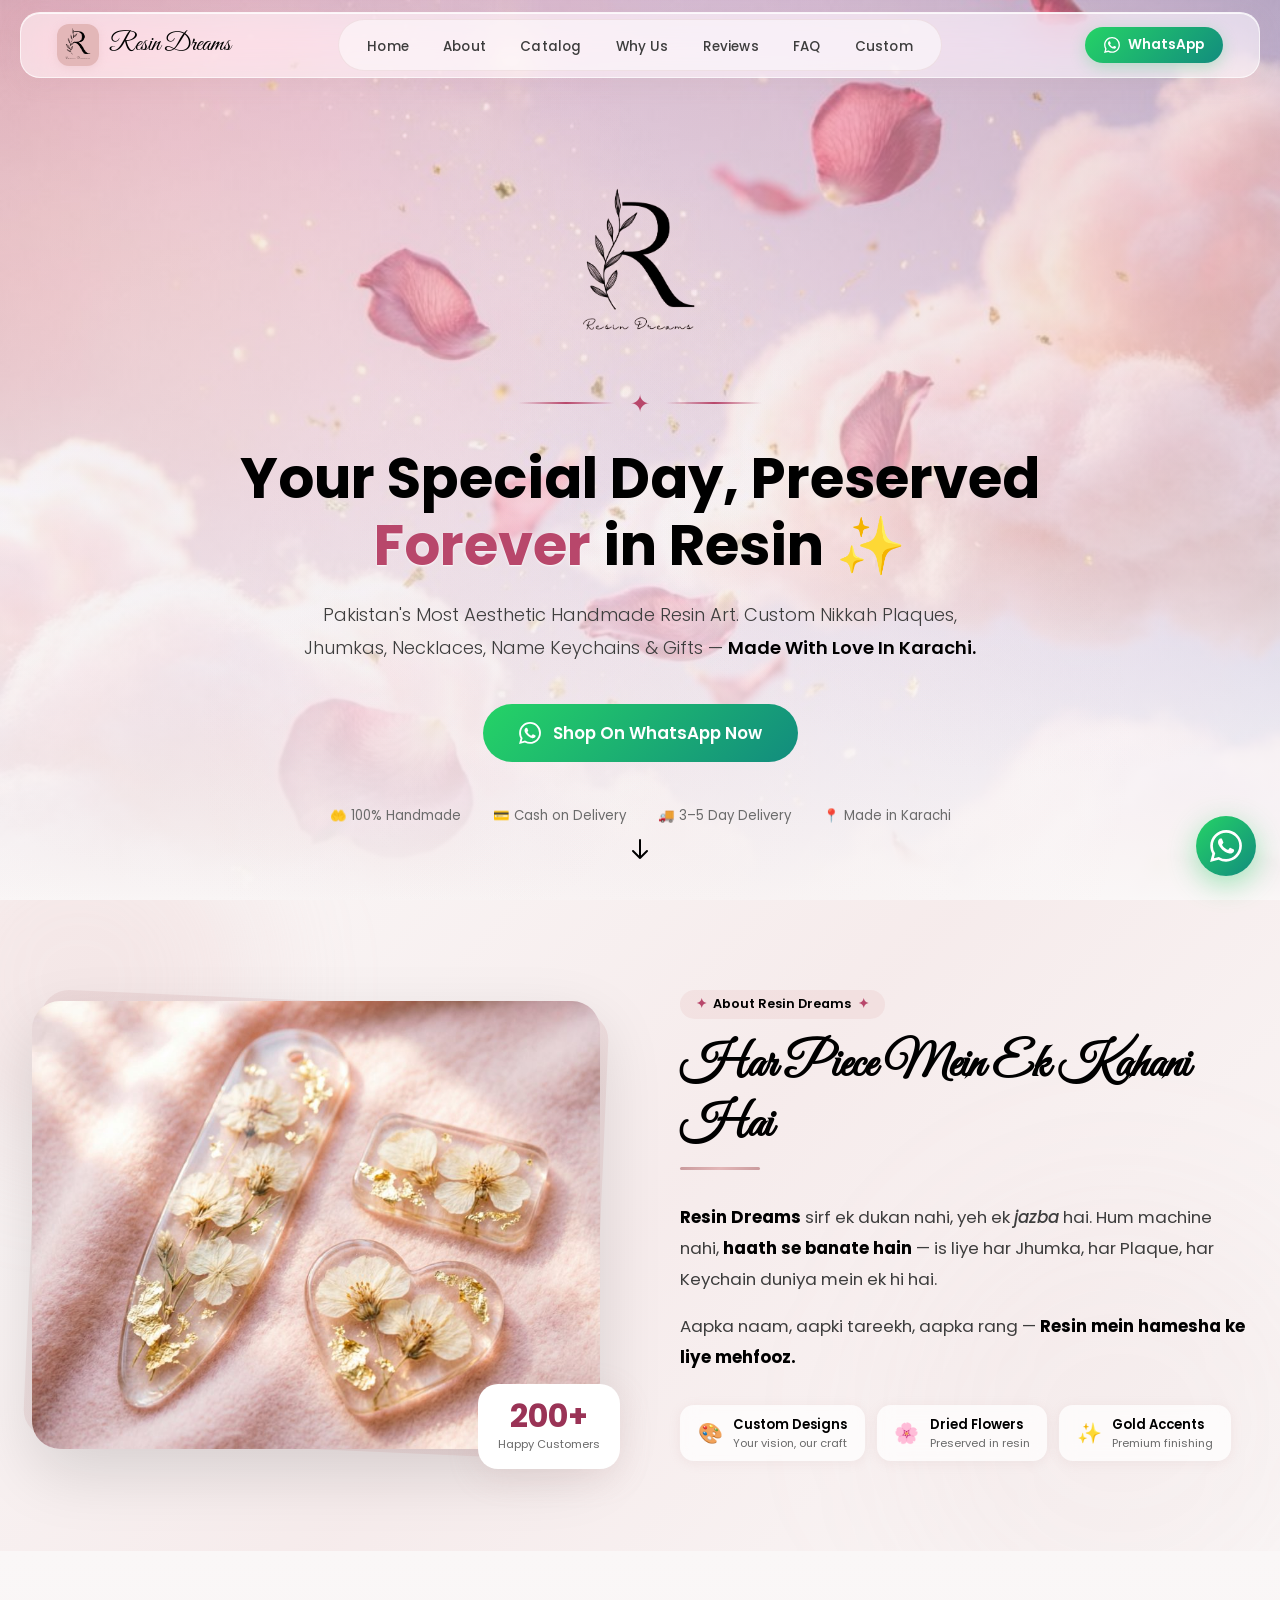
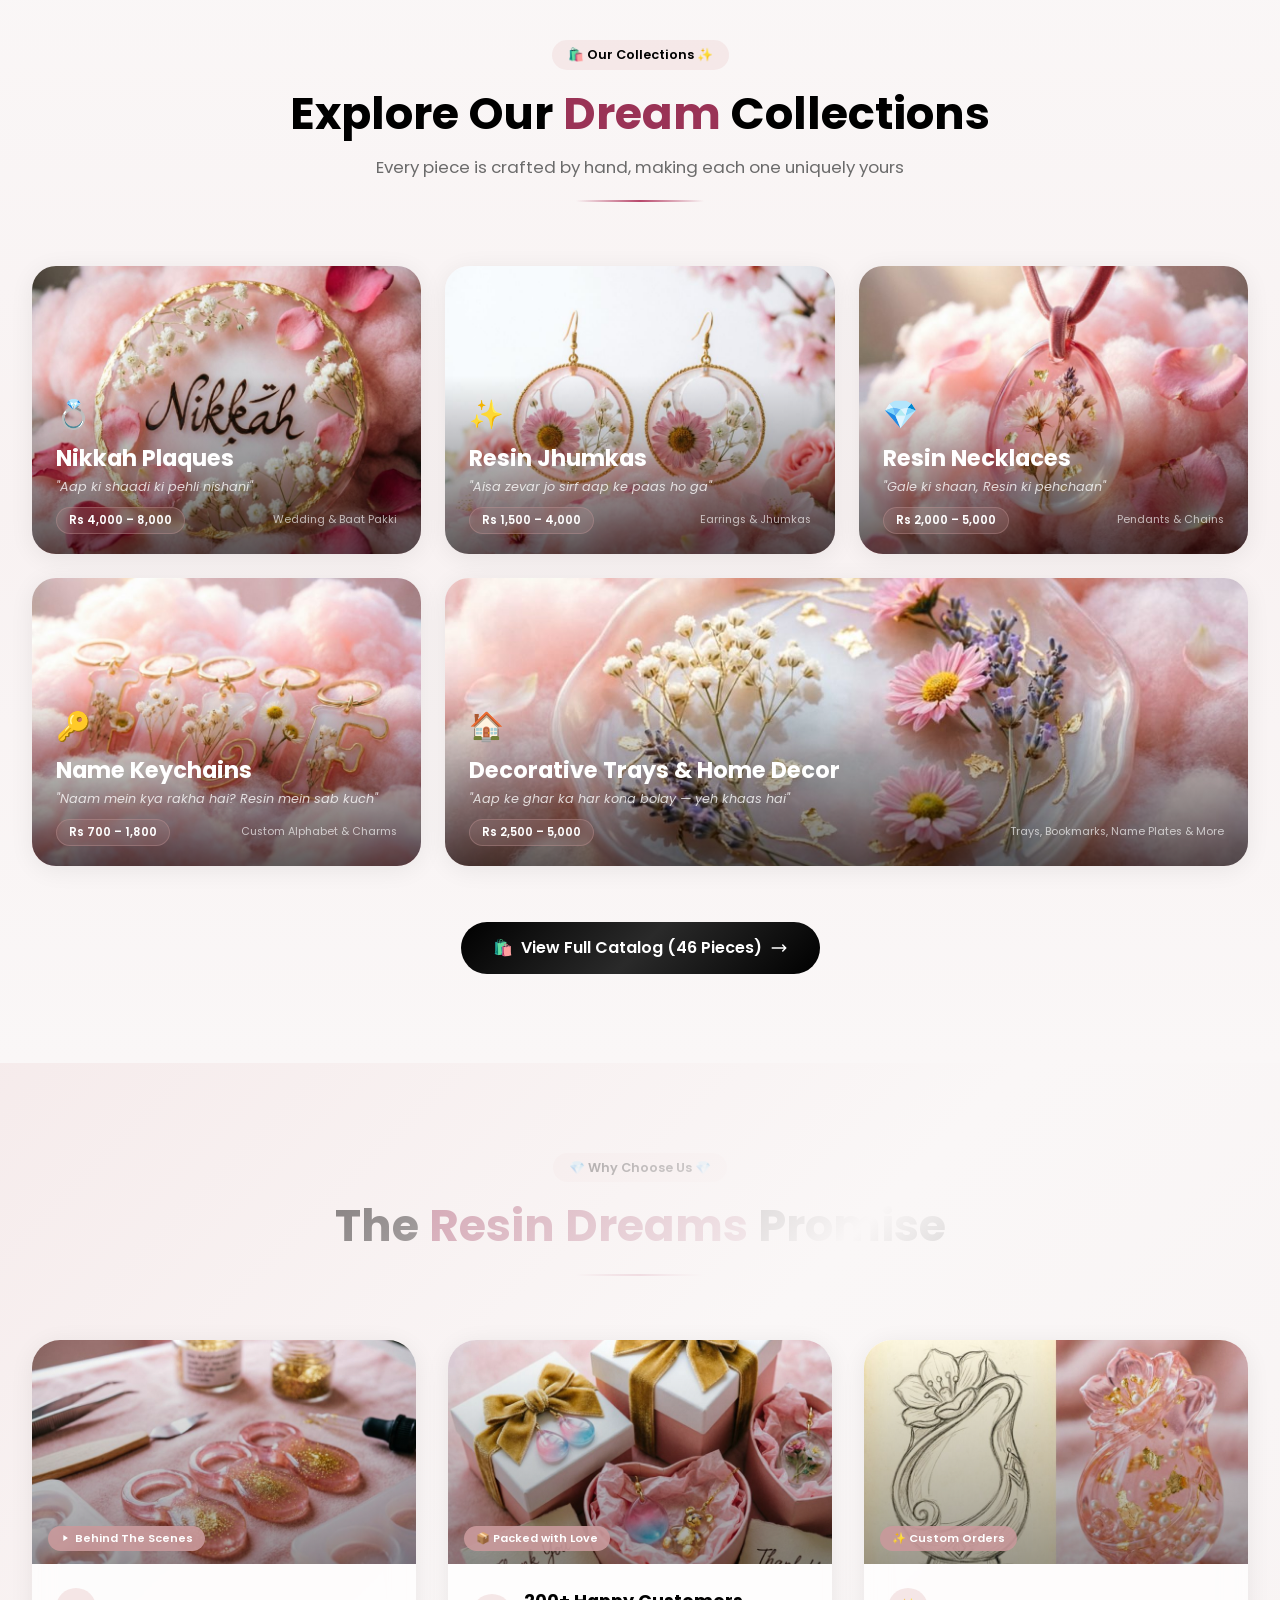
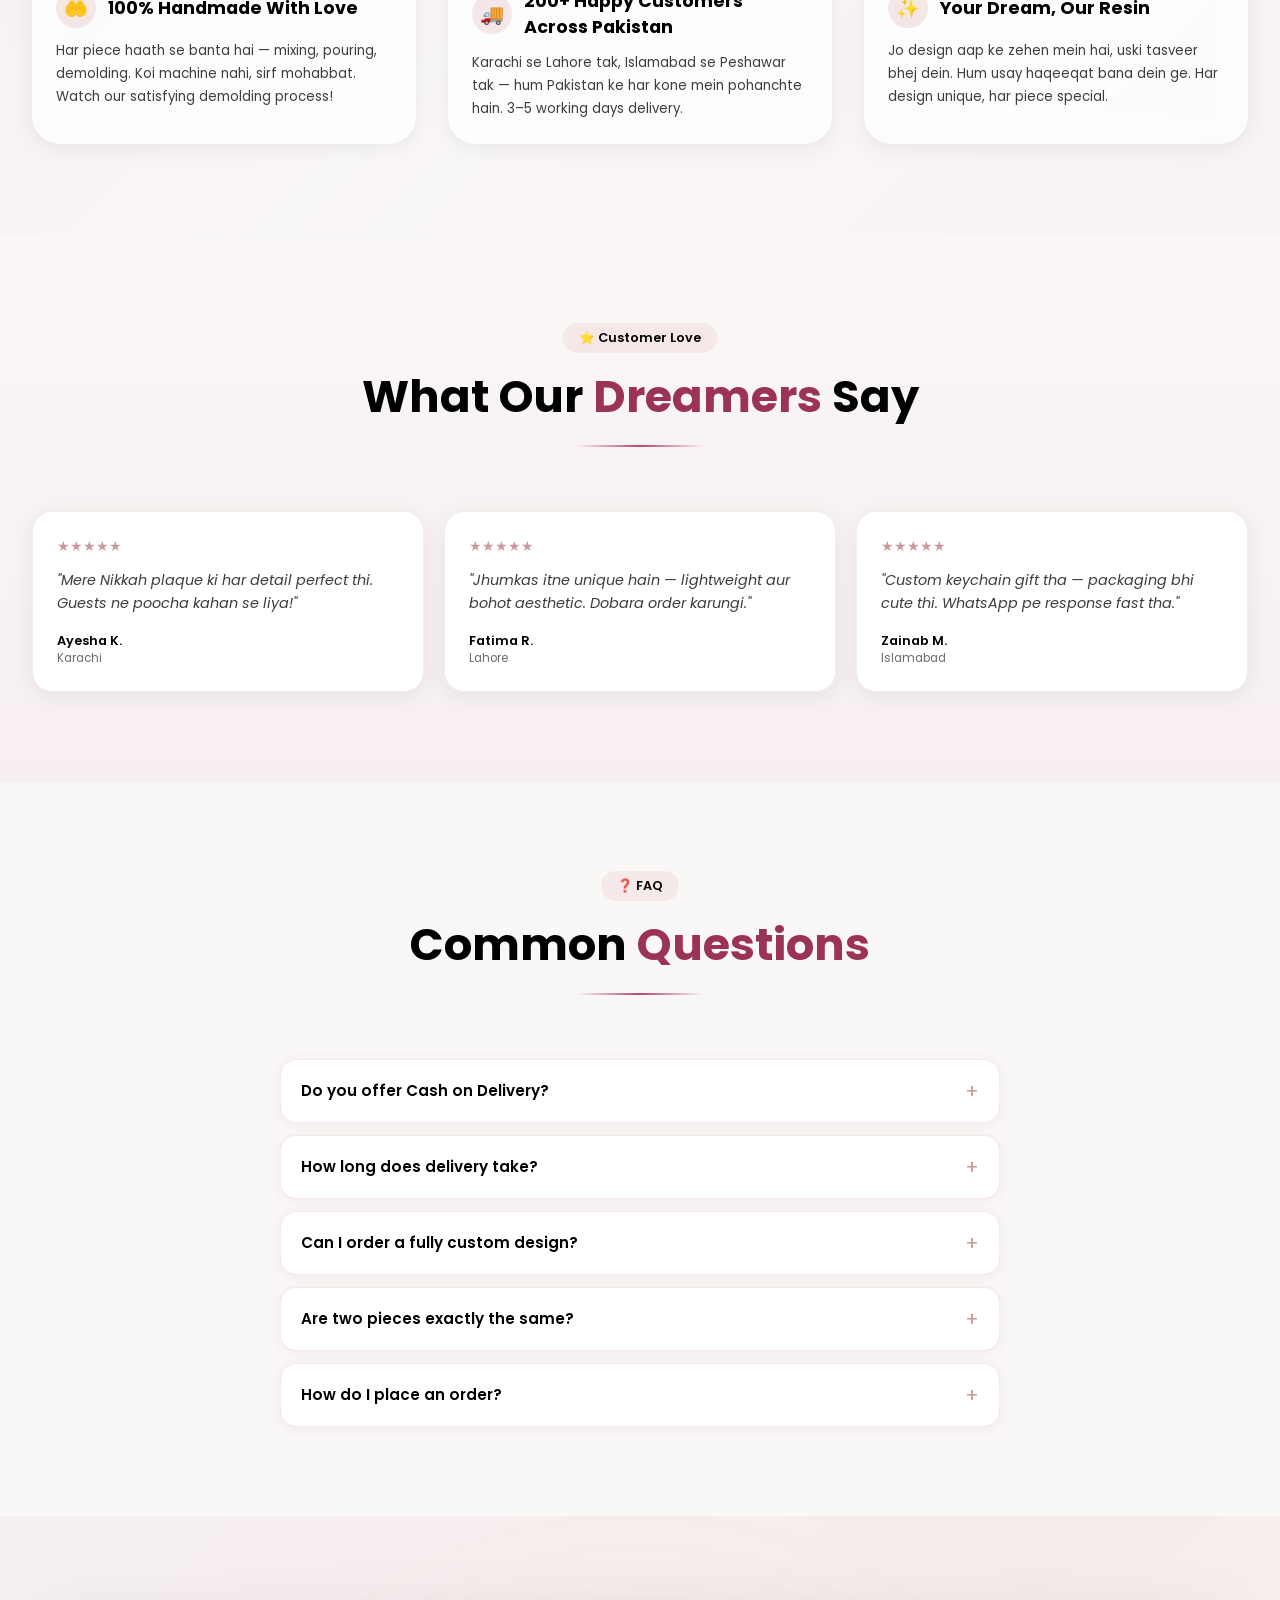
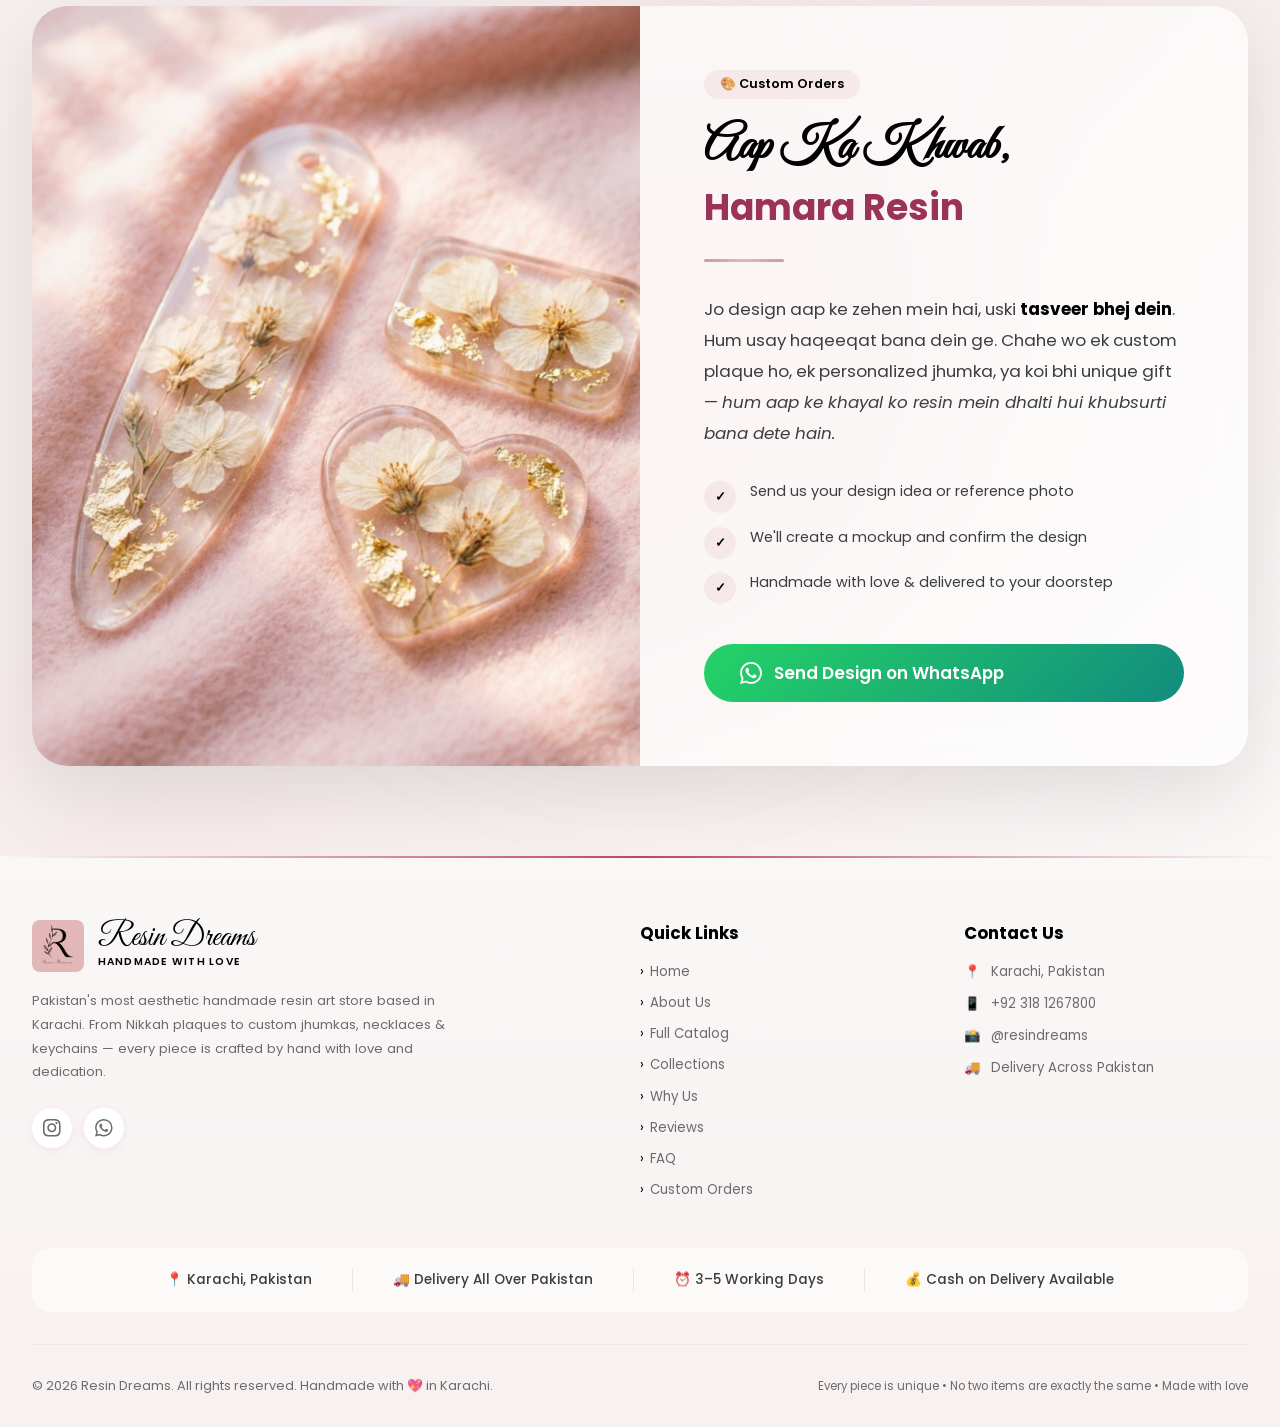
<file: index.html>
<!DOCTYPE html>
<html lang="en">
<head>
  <meta charset="UTF-8" />
  <meta name="viewport" content="width=device-width, initial-scale=1.0" />
  <title>Resin Dreams | Handmade Resin Art & Jewelry — Karachi, Pakistan</title>

  <meta name="description" content="Resin Dreams — handmade resin art in Karachi. Custom Nikkah plaques, jhumkas, necklaces, keychains & gifts. Cash on delivery across Pakistan." />
  <meta name="theme-color" content="#E3B7B8" />
  <link rel="icon" href="images/logo.png" type="image/png" sizes="32x32" />
  <link rel="icon" href="images/logo.png" type="image/png" sizes="192x192" />
  <link rel="apple-touch-icon" href="images/logo.png" />
  <link rel="preload" href="images/hero.jpg" as="image" fetchpriority="high" media="(min-width: 768px)" />
  <link rel="preload" href="CSS/styles.css" as="style" />
  <meta property="og:type" content="website" />
  <meta property="og:title" content="Resin Dreams | Handmade Resin Art — Karachi" />
  <meta property="og:description" content="Pakistan's most aesthetic handmade resin art. Order on WhatsApp — COD nationwide." />
  <meta property="og:image" content="images/logo.png" />
  <meta property="og:locale" content="en_PK" />
  <meta name="twitter:card" content="summary_large_image" />
  <meta name="twitter:title" content="Resin Dreams | Handmade Resin Art" />
  <meta name="twitter:description" content="Custom resin plaques, jewelry & gifts — made with love in Karachi." />
  <meta name="twitter:image" content="images/logo.png" />

  <!-- ============================================================
       FONTS — Preconnect for faster load, then stylesheet
  ============================================================ -->
  <link rel="preconnect" href="https://fonts.googleapis.com" />
  <link rel="preconnect" href="https://fonts.gstatic.com" crossorigin />
  <link
    rel="stylesheet"
    href="https://fonts.googleapis.com/css2?family=Great+Vibes&family=Poppins:wght@400;600&display=swap"
    media="print"
    onload="this.media='all'"
  />
  <noscript>
    <link rel="stylesheet" href="https://fonts.googleapis.com/css2?family=Great+Vibes&family=Poppins:wght@400;600&display=swap" />
  </noscript>

  <link rel="stylesheet" href="CSS/styles.css" />

  <script type="application/ld+json">
  {
    "@context": "https://schema.org",
    "@type": "LocalBusiness",
    "name": "Resin Dreams",
    "description": "Handmade resin art and jewelry in Karachi, Pakistan",
    "image": "images/logo.png",
    "address": { "@type": "PostalAddress", "addressLocality": "Karachi", "addressCountry": "PK" },
    "telephone": "+92-318-1267800",
    "url": "https://www.instagram.com/resindreams",
    "sameAs": ["https://www.instagram.com/resindreams", "https://wa.me/923181267800"]
  }
  </script>
</head>
<body>

  <!-- ============================================================
       NAVBAR
  ============================================================ -->
  <nav id="navbar" role="navigation" aria-label="Main navigation">
    <div class="container">
      <div class="nav-inner">

        <!-- Brand -->
        <a href="index.html#home" class="nav-brand" aria-label="Resin Dreams — home">
          <div class="nav-logo-wrap">
            <img
              src="images/logo.png"
              alt="Resin Dreams logo"
              width="44" height="44"
              loading="eager"
              decoding="async"
            />
          </div>
          <span class="nav-brand-name">Resin Dreams</span>
        </a>

        <!-- Center: nav links -->
        <div class="nav-center">
          <div class="nav-links-wrap">
            <ul class="nav-links" role="list">
              <li><a href="#home"     class="nav-link">Home</a></li>
              <li><a href="#about"    class="nav-link">About</a></li>
              <li><a href="catalog.html" class="nav-link">Catalog</a></li>
              <li><a href="#trust"    class="nav-link">Why Us</a></li>
              <li><a href="#reviews"  class="nav-link">Reviews</a></li>
              <li><a href="#faq"      class="nav-link">FAQ</a></li>
              <li><a href="#custom"   class="nav-link">Custom</a></li>
            </ul>
          </div>
        </div>

        <!-- Right: WhatsApp + mobile menu -->
        <div class="nav-end">
          <a
            href="https://wa.me/923181267800?text=Assalamualaikum, I want to order from Resin Dreams"
            target="_blank"
            rel="noopener"
            class="btn-wa nav-wa-desktop"
            aria-label="Shop on WhatsApp"
          >
            <svg width="16" height="16" fill="currentColor" viewBox="0 0 24 24" aria-hidden="true">
              <path d="M17.472 14.382c-.297-.149-1.758-.867-2.03-.967-.273-.099-.471-.148-.67.15-.197.297-.767.966-.94 1.164-.173.199-.347.223-.644.075-.297-.15-1.255-.463-2.39-1.475-.883-.788-1.48-1.761-1.653-2.059-.173-.297-.018-.458.13-.606.134-.133.298-.347.446-.52.149-.174.198-.298.298-.497.099-.198.05-.371-.025-.52-.075-.149-.669-1.612-.916-2.207-.242-.579-.487-.5-.669-.51-.173-.008-.371-.01-.57-.01-.198 0-.52.074-.792.372-.272.297-1.04 1.016-1.04 2.479 0 1.462 1.065 2.875 1.213 3.074.149.198 2.096 3.2 5.077 4.487.709.306 1.262.489 1.694.625.712.227 1.36.195 1.871.118.571-.085 1.758-.719 2.006-1.413.248-.694.248-1.289.173-1.413-.074-.124-.272-.198-.57-.347m-5.421 7.403h-.004a9.87 9.87 0 01-5.031-1.378l-.361-.214-3.741.982.998-3.648-.235-.374a9.86 9.86 0 01-1.51-5.26c.001-5.45 4.436-9.884 9.888-9.884 2.64 0 5.122 1.03 6.988 2.898a9.825 9.825 0 012.893 6.994c-.003 5.45-4.437 9.884-9.885 9.884m8.413-18.297A11.815 11.815 0 0012.05 0C5.495 0 .16 5.335.157 11.892c0 2.096.547 4.142 1.588 5.945L.057 24l6.305-1.654a11.882 11.882 0 005.683 1.448h.005c6.554 0 11.89-5.335 11.893-11.893a11.821 11.821 0 00-3.48-8.413z"/>
            </svg>
            WhatsApp
          </a>
          <button
            id="hamburger"
            class="hamburger"
            type="button"
            aria-label="Open menu"
            aria-expanded="false"
            aria-controls="mobile-menu"
          >
            <div class="hamburger-icon" aria-hidden="true">
              <span></span>
              <span></span>
              <span></span>
            </div>
          </button>
        </div>

      </div><!-- /.nav-inner -->
    </div><!-- /.container -->

    <div id="mobile-backdrop" aria-hidden="true"></div>

    <div id="mobile-menu" role="dialog" aria-modal="true" aria-label="Navigation menu" aria-hidden="true">
      <div class="mobile-menu-header">
        <a href="#home" class="mobile-menu-brand" aria-label="Resin Dreams — home">
          <div class="mobile-menu-logo-wrap">
            <img src="images/logo.png" alt="" width="40" height="40" decoding="async" />
          </div>
          <div class="mobile-menu-brand-text">
            <div class="mobile-menu-title">Resin Dreams</div>
            <div class="mobile-menu-sub">Menu</div>
          </div>
        </a>
        <button type="button" class="mobile-menu-close" id="mobile-menu-close" aria-label="Close menu">×</button>
      </div>

      <div class="mobile-menu-body" role="menu">
        <a href="#home"     class="mobile-link" role="menuitem"><span class="mobile-link-icon" aria-hidden="true">🏠</span><span class="mobile-link-label">Home</span><span class="mobile-link-arrow" aria-hidden="true">›</span></a>
        <a href="#about"    class="mobile-link" role="menuitem"><span class="mobile-link-icon" aria-hidden="true">✨</span><span class="mobile-link-label">About</span><span class="mobile-link-arrow" aria-hidden="true">›</span></a>
        <a href="catalog.html" class="mobile-link" role="menuitem"><span class="mobile-link-icon" aria-hidden="true">🛍️</span><span class="mobile-link-label">Catalog</span><span class="mobile-link-arrow" aria-hidden="true">›</span></a>
        <a href="#trust"    class="mobile-link" role="menuitem"><span class="mobile-link-icon" aria-hidden="true">💎</span><span class="mobile-link-label">Why Us</span><span class="mobile-link-arrow" aria-hidden="true">›</span></a>
        <a href="#reviews"  class="mobile-link" role="menuitem"><span class="mobile-link-icon" aria-hidden="true">⭐</span><span class="mobile-link-label">Reviews</span><span class="mobile-link-arrow" aria-hidden="true">›</span></a>
        <a href="#faq"      class="mobile-link" role="menuitem"><span class="mobile-link-icon" aria-hidden="true">❓</span><span class="mobile-link-label">FAQ</span><span class="mobile-link-arrow" aria-hidden="true">›</span></a>
        <a href="#custom"   class="mobile-link" role="menuitem"><span class="mobile-link-icon" aria-hidden="true">🎨</span><span class="mobile-link-label">Custom Orders</span><span class="mobile-link-arrow" aria-hidden="true">›</span></a>
      </div>

      <div class="mobile-menu-footer">
        <a
          href="https://wa.me/923181267800?text=Assalamualaikum, I want to order from Resin Dreams"
          target="_blank"
          rel="noopener"
          class="btn-wa mobile-wa"
          role="menuitem"
        >
          <svg width="18" height="18" fill="currentColor" viewBox="0 0 24 24" aria-hidden="true">
            <path d="M17.472 14.382c-.297-.149-1.758-.867-2.03-.967-.273-.099-.471-.148-.67.15-.197.297-.767.966-.94 1.164-.173.199-.347.223-.644.075-.297-.15-1.255-.463-2.39-1.475-.883-.788-1.48-1.761-1.653-2.059-.173-.297-.018-.458.13-.606.134-.133.298-.347.446-.52.149-.174.198-.298.298-.497.099-.198.05-.371-.025-.52-.075-.149-.669-1.612-.916-2.207-.242-.579-.487-.5-.669-.51-.173-.008-.371-.01-.57-.01-.198 0-.52.074-.792.372-.272.297-1.04 1.016-1.04 2.479 0 1.462 1.065 2.875 1.213 3.074.149.198 2.096 3.2 5.077 4.487.709.306 1.262.489 1.694.625.712.227 1.36.195 1.871.118.571-.085 1.758-.719 2.006-1.413.248-.694.248-1.289.173-1.413-.074-.124-.272-.198-.57-.347m-5.421 7.403h-.004a9.87 9.87 0 01-5.031-1.378l-.361-.214-3.741.982.998-3.648-.235-.374a9.86 9.86 0 01-1.51-5.26c.001-5.45 4.436-9.884 9.888-9.884 2.64 0 5.122 1.03 6.988 2.898a9.825 9.825 0 012.893 6.994c-.003 5.45-4.437 9.884-9.885 9.884m8.413-18.297A11.815 11.815 0 0012.05 0C5.495 0 .16 5.335.157 11.892c0 2.096.547 4.142 1.588 5.945L.057 24l6.305-1.654a11.882 11.882 0 005.683 1.448h.005c6.554 0 11.89-5.335 11.893-11.893a11.821 11.821 0 00-3.48-8.413z"/>
          </svg>
          Shop On WhatsApp
        </a>
      </div>
    </div>
  </nav>

  <!-- ============================================================
       HERO SECTION
  ============================================================ -->
  <section id="home" aria-label="Hero">

    <!-- Background -->
    <div class="hero-bg" aria-hidden="true">
      <img
        src="images/hero.jpg"
        alt=""
        id="hero-img"
        width="1200"
        height="800"
        loading="eager"
        fetchpriority="high"
        decoding="async"
        width="1200"
        height="800"
      />
      <div class="hero-bg-overlay"></div>
    </div>
    <div class="hero-pattern" aria-hidden="true"></div>

    <!-- Content -->
    <div class="hero-content">
      <!-- Floating logo -->
      <img
        class="hero-logo"
        src="images/logo.png"
        alt="Resin Dreams logo"
        width="192" height="192"
        loading="eager"
        decoding="async"
      />

      <!-- Decorative divider row -->
      <div class="hero-gem-row" aria-hidden="true">
        <hr class="divider" style="width: clamp(3rem,8vw,6rem);" />
        <span style="color: var(--accent-pink); font-size: 1.5rem;">✦</span>
        <hr class="divider" style="width: clamp(3rem,8vw,6rem);" />
      </div>

      <!-- Headline -->
      <h1 class="hero-title font-playfair">
        Your Special Day, Preserved
        <span class="gold-text">Forever</span>
        in Resin
        <span class="animate-gentle-pulse" style="display:inline-block;">✨</span>
      </h1>

      <!-- Subline -->
      <p class="hero-subtitle">
        Pakistan's Most Aesthetic Handmade Resin Art. Custom Nikkah Plaques, Jhumkas,
        Necklaces, Name Keychains &amp; Gifts —
        <strong>Made With Love In Karachi.</strong>
      </p>

      <!-- CTA -->
      <div class="hero-cta">
        <a
          href="https://wa.me/923181267800?text=Assalamualaikum, I want to order from Resin Dreams"
          target="_blank"
          rel="noopener"
          class="btn-wa-lg"
          aria-label="Shop on WhatsApp now"
        >
          <svg width="22" height="22" fill="currentColor" viewBox="0 0 24 24" aria-hidden="true">
            <path d="M17.472 14.382c-.297-.149-1.758-.867-2.03-.967-.273-.099-.471-.148-.67.15-.197.297-.767.966-.94 1.164-.173.199-.347.223-.644.075-.297-.15-1.255-.463-2.39-1.475-.883-.788-1.48-1.761-1.653-2.059-.173-.297-.018-.458.13-.606.134-.133.298-.347.446-.52.149-.174.198-.298.298-.497.099-.198.05-.371-.025-.52-.075-.149-.669-1.612-.916-2.207-.242-.579-.487-.5-.669-.51-.173-.008-.371-.01-.57-.01-.198 0-.52.074-.792.372-.272.297-1.04 1.016-1.04 2.479 0 1.462 1.065 2.875 1.213 3.074.149.198 2.096 3.2 5.077 4.487.709.306 1.262.489 1.694.625.712.227 1.36.195 1.871.118.571-.085 1.758-.719 2.006-1.413.248-.694.248-1.289.173-1.413-.074-.124-.272-.198-.57-.347m-5.421 7.403h-.004a9.87 9.87 0 01-5.031-1.378l-.361-.214-3.741.982.998-3.648-.235-.374a9.86 9.86 0 01-1.51-5.26c.001-5.45 4.436-9.884 9.888-9.884 2.64 0 5.122 1.03 6.988 2.898a9.825 9.825 0 012.893 6.994c-.003 5.45-4.437 9.884-9.885 9.884m8.413-18.297A11.815 11.815 0 0012.05 0C5.495 0 .16 5.335.157 11.892c0 2.096.547 4.142 1.588 5.945L.057 24l6.305-1.654a11.882 11.882 0 005.683 1.448h.005c6.554 0 11.89-5.335 11.893-11.893a11.821 11.821 0 00-3.48-8.413z"/>
          </svg>
          Shop On WhatsApp Now
        </a>
      </div>

      <!-- Trust badges -->
      <div class="hero-badges" aria-label="Trust indicators">
        <div class="hero-badge">🤲 100% Handmade</div>
        <div class="hero-badge">💳 Cash on Delivery</div>
        <div class="hero-badge">🚚 3–5 Day Delivery</div>
        <div class="hero-badge">📍 Made in Karachi</div>
      </div>
    </div><!-- /.hero-content -->

    <!-- Scroll indicator -->
    <div class="scroll-indicator" aria-hidden="true">
      <svg viewBox="0 0 24 24" fill="none" stroke-width="2" stroke-linecap="round" stroke-linejoin="round">
        <path d="M19 14l-7 7m0 0l-7-7m7 7V3"/>
      </svg>
    </div>

  </section><!-- /#home -->

  <!-- ============================================================
       ABOUT SECTION
  ============================================================ -->
  <section id="about" aria-label="About Resin Dreams">
    <div class="about-bg" aria-hidden="true"></div>
    <div class="container">
      <div class="about-grid">

        <!-- Image column -->
        <div class="reveal-left">
          <div class="about-img-wrap">
            <div class="about-img-tilt" aria-hidden="true"></div>
            <div class="about-img-frame">
              <img
                src="images/about.jpg"
                alt="Handmade resin art pieces laid out on a surface"
                width="900"
                height="600"
                loading="lazy"
                decoding="async"
              />
            </div>
            <!-- Floating stat -->
            <div class="about-stat animate-gentle-pulse">
              <div class="about-stat-num gold-text">200+</div>
              <div class="about-stat-label">Happy Customers</div>
            </div>
          </div>
        </div>

        <!-- Text column -->
        <div class="reveal-right">
          <div class="pill-label">
            <span style="color:var(--accent-pink);">✦</span>
            About Resin Dreams
            <span style="color:var(--accent-pink);">✦</span>
          </div>

          <h2 class="about-vibes-title">Har Piece Mein Ek Kahani Hai</h2>
          <div class="about-accent-bar"></div>

          <p class="about-para">
            <strong>Resin Dreams</strong> sirf ek dukan nahi, yeh ek <em>jazba</em> hai.
            Hum machine nahi, <strong style="color:var(--text-dark);">haath se banate hain</strong>
            — is liye har Jhumka, har Plaque, har Keychain duniya mein ek hi hai.
          </p>
          <p class="about-para">
            Aapka naam, aapki tareekh, aapka rang —
            <strong>Resin mein hamesha ke liye mehfooz.</strong>
          </p>

          <div class="about-chips">
            <div class="about-chip">
              <span class="about-chip-icon">🎨</span>
              <div>
                <div class="about-chip-label">Custom Designs</div>
                <div class="about-chip-sub">Your vision, our craft</div>
              </div>
            </div>
            <div class="about-chip">
              <span class="about-chip-icon">🌸</span>
              <div>
                <div class="about-chip-label">Dried Flowers</div>
                <div class="about-chip-sub">Preserved in resin</div>
              </div>
            </div>
            <div class="about-chip">
              <span class="about-chip-icon">✨</span>
              <div>
                <div class="about-chip-label">Gold Accents</div>
                <div class="about-chip-sub">Premium finishing</div>
              </div>
            </div>
          </div>
        </div>

      </div>
    </div>
  </section><!-- /#about -->

  <!-- ============================================================
       PRODUCTS SECTION
  ============================================================ -->
  <section id="products" aria-label="Product collections">
    <div class="products-bg" aria-hidden="true"></div>
    <div class="container">

      <!-- Header -->
      <div class="section-header">
        <div class="pill-label">🛍️ Our Collections ✨</div>
        <h2 class="section-title font-playfair">
          Explore Our <span class="gold-text">Dream</span> Collections
        </h2>
        <p class="section-sub">Every piece is crafted by hand, making each one uniquely yours</p>
        <div class="section-divider-wrap"><hr class="divider" /></div>
      </div>

      <!-- Product grid -->
      <div class="products-grid">

        <!-- 1. Nikkah Plaques -->
        <a href="/catalog.html" class="product-card" target="_blank" rel="noopener" aria-label="Order Nikkah Plaques on WhatsApp">
          <img
            src="images/product-nikkah.jpg"
            alt="Custom Nikkah Plaque — beautifully crafted resin wedding plaque"
            width="800"
            height="480"
            loading="lazy"
            decoding="async"
          />
          <div class="product-card-body">
            <div class="product-card-emoji">💍</div>
            <h3 class="product-card-title font-playfair">Nikkah Plaques</h3>
            <p class="product-card-tagline">"Aap ki shaadi ki pehli nishani"</p>
            <div class="product-card-footer">
              <span class="product-price">Rs 4,000 – 8,000</span>
              <span class="product-cat-label">Wedding &amp; Baat Pakki</span>
            </div>
          </div>
        </a>

        <!-- 2. Resin Jhumkas -->
        <a href="/catalog.html" class="product-card" target="_blank" rel="noopener" aria-label="Order Resin Jhumkas on WhatsApp">
          <img
            src="images/product-jhumkas.jpg"
            alt="Resin Jhumkas — handmade floral earrings"
            width="800"
            height="480"
            loading="lazy"
            decoding="async"
          />
          <div class="product-card-body">
            <div class="product-card-emoji">✨</div>
            <h3 class="product-card-title font-playfair">Resin Jhumkas</h3>
            <p class="product-card-tagline">"Aisa zevar jo sirf aap ke paas ho ga"</p>
            <div class="product-card-footer">
              <span class="product-price">Rs 1,500 – 4,000</span>
              <span class="product-cat-label">Earrings &amp; Jhumkas</span>
            </div>
          </div>
        </a>

        <!-- 3. Necklaces -->
        <a href="/catalog.html" class="product-card" target="_blank" rel="noopener" aria-label="Order Resin Necklaces on WhatsApp">
          <img
            src="images/product-necklaces.jpg"
            alt="Resin Necklaces — elegant handmade pendants"
            width="800"
            height="480"
            loading="lazy"
            decoding="async"
          />
          <div class="product-card-body">
            <div class="product-card-emoji">💎</div>
            <h3 class="product-card-title font-playfair">Resin Necklaces</h3>
            <p class="product-card-tagline">"Gale ki shaan, Resin ki pehchaan"</p>
            <div class="product-card-footer">
              <span class="product-price">Rs 2,000 – 5,000</span>
              <span class="product-cat-label">Pendants &amp; Chains</span>
            </div>
          </div>
        </a>

        <!-- 4. Name Keychains -->
        <a href="/catalog.html" class="product-card" target="_blank" rel="noopener" aria-label="Order Name Keychains on WhatsApp">
          <img
            src="images/product-keychains.jpg"
            alt="Custom Name Keychains — personalised resin charms"
            width="800"
            height="480"
            loading="lazy"
            decoding="async"
          />
          <div class="product-card-body">
            <div class="product-card-emoji">🔑</div>
            <h3 class="product-card-title font-playfair">Name Keychains</h3>
            <p class="product-card-tagline">"Naam mein kya rakha hai? Resin mein sab kuch"</p>
            <div class="product-card-footer">
              <span class="product-price">Rs 700 – 1,800</span>
              <span class="product-cat-label">Custom Alphabet &amp; Charms</span>
            </div>
          </div>
        </a>

        <!-- 5. Decorative Trays — wide card -->
        <a href="/catalog.html" class="product-card product-card--wide" target="_blank" rel="noopener" aria-label="Order Decorative Trays on WhatsApp">
          <img
            src="images/product-trays.jpg"
            alt="Decorative Resin Trays and Home Decor pieces"
            width="1000"
            height="480"
            loading="lazy"
            decoding="async"
          />
          <div class="product-card-body">
            <div class="product-card-emoji">🏠</div>
            <h3 class="product-card-title font-playfair">Decorative Trays &amp; Home Decor</h3>
            <p class="product-card-tagline">"Aap ke ghar ka har kona bolay — yeh khaas hai"</p>
            <div class="product-card-footer">
              <span class="product-price">Rs 2,500 – 5,000</span>
              <span class="product-cat-label">Trays, Bookmarks, Name Plates &amp; More</span>
            </div>
          </div>
        </a>

      </div><!-- /.products-grid -->

      <!-- Shop CTA -->
      <div class="products-cta">
        <a href="catalog.html" class="btn-gold">
          <span>🛍️</span>
          View Full Catalog (46 Pieces)
          <svg width="18" height="18" fill="none" stroke="currentColor" stroke-width="2" stroke-linecap="round" stroke-linejoin="round" viewBox="0 0 24 24" aria-hidden="true"><path d="M17 8l4 4m0 0l-4 4m4-4H3"/></svg>
        </a>
      </div>

    </div>
  </section><!-- /#products -->

  <!-- ============================================================
       TRUST SECTION
  ============================================================ -->
  <section id="trust" aria-label="Why choose Resin Dreams">
    <div class="trust-bg" aria-hidden="true"></div>
    <div class="container">

      <!-- Header -->
      <div class="section-header reveal">
        <div class="pill-label">💎 Why Choose Us 💎</div>
        <h2 class="section-title font-playfair">
          The <span class="gold-text">Resin Dreams</span> Promise
        </h2>
        <div class="section-divider-wrap"><hr class="divider" /></div>
      </div>

      <div class="trust-grid">

        <!-- Card 1 -->
        <div class="trust-card reveal delay-1">
          <a href="https://www.instagram.com/resindreams" class="trust-card-img trust-card-img--link" target="_blank" rel="noopener" aria-label="Watch behind the scenes on Instagram">
            <img
              src="images/trust-handmade.jpg"
              alt="Handmade resin craft process — behind the scenes"
              loading="lazy"
            />
            <div class="trust-card-img-overlay"></div>
            <div class="trust-badge">
              <svg width="10" height="10" fill="currentColor" viewBox="0 0 24 24" aria-hidden="true"><path d="M8 5v14l11-7z"/></svg>
              Behind The Scenes
            </div>
          </a>
          <div class="trust-card-body">
            <div class="trust-card-icon-row">
              <div class="trust-card-icon">🤲</div>
              <h3 class="trust-card-title font-playfair">100% Handmade With Love</h3>
            </div>
            <p class="trust-card-text">
              Har piece haath se banta hai — mixing, pouring, demolding. Koi machine nahi,
              sirf mohabbat. Watch our satisfying demolding process!
            </p>
          </div>
        </div>

        <!-- Card 2 -->
        <div class="trust-card reveal delay-2">
          <div class="trust-card-img">
            <img
              src="images/trust-shipping.jpg"
              alt="Packed orders ready to dispatch — Resin Dreams shipping"
              loading="lazy"
            />
            <div class="trust-card-img-overlay"></div>
            <div class="trust-badge">📦 Packed with Love</div>
          </div>
          <div class="trust-card-body">
            <div class="trust-card-icon-row">
              <div class="trust-card-icon">🚚</div>
              <h3 class="trust-card-title font-playfair">200+ Happy Customers Across Pakistan</h3>
            </div>
            <p class="trust-card-text">
              Karachi se Lahore tak, Islamabad se Peshawar tak — hum Pakistan ke har kone
              mein pohanchte hain. 3–5 working days delivery.
            </p>
          </div>
        </div>

        <!-- Card 3 -->
        <div class="trust-card reveal delay-3">
          <div class="trust-card-img">
            <img
              src="images/trust-custom.jpg"
              alt="Custom design process — your idea turned into resin art"
              loading="lazy"
            />
            <div class="trust-card-img-overlay"></div>
            <div class="trust-badge">✨ Custom Orders</div>
          </div>
          <div class="trust-card-body">
            <div class="trust-card-icon-row">
              <div class="trust-card-icon">✨</div>
              <h3 class="trust-card-title font-playfair">Your Dream, Our Resin</h3>
            </div>
            <p class="trust-card-text">
              Jo design aap ke zehen mein hai, uski tasveer bhej dein. Hum usay haqeeqat
              bana dein ge. Har design unique, har piece special.
            </p>
          </div>
        </div>

      </div><!-- /.trust-grid -->
    </div>
  </section><!-- /#trust -->
  <!-- ============================================================
       REVIEWS SECTION
  ============================================================ -->
  <section id="reviews" aria-label="Customer reviews">
    <div class="container">
      <div class="section-header reveal">
        <div class="pill-label">⭐ Customer Love</div>
        <h2 class="section-title font-playfair">
          What Our <span class="gold-text">Dreamers</span> Say
        </h2>
        <div class="section-divider-wrap"><hr class="divider" /></div>
      </div>
      <div class="reviews-grid">
        <div class="review-card reveal delay-1">
          <div class="review-stars">★★★★★</div>
          <p class="review-text">"Mere Nikkah plaque ki har detail perfect thi. Guests ne poocha kahan se liya!"</p>
          <div class="review-author">Ayesha K.</div>
          <div class="review-city">Karachi</div>
        </div>
        <div class="review-card reveal delay-2">
          <div class="review-stars">★★★★★</div>
          <p class="review-text">"Jhumkas itne unique hain — lightweight aur bohot aesthetic. Dobara order karungi."</p>
          <div class="review-author">Fatima R.</div>
          <div class="review-city">Lahore</div>
        </div>
        <div class="review-card reveal delay-3">
          <div class="review-stars">★★★★★</div>
          <p class="review-text">"Custom keychain gift tha — packaging bhi cute thi. WhatsApp pe response fast tha."</p>
          <div class="review-author">Zainab M.</div>
          <div class="review-city">Islamabad</div>
        </div>
      </div>
    </div>
  </section>

  <!-- ============================================================
       FAQ SECTION
  ============================================================ -->
  <section id="faq" aria-label="Frequently asked questions">
    <div class="container">
      <div class="section-header reveal">
        <div class="pill-label">❓ FAQ</div>
        <h2 class="section-title font-playfair">
          Common <span class="gold-text">Questions</span>
        </h2>
        <div class="section-divider-wrap"><hr class="divider" /></div>
      </div>
      <div class="faq-list">
        <details class="faq-item reveal">
          <summary>Do you offer Cash on Delivery?</summary>
          <p class="faq-answer">Yes — COD is available across Pakistan. You pay when your order arrives at your doorstep.</p>
        </details>
        <details class="faq-item reveal delay-1">
          <summary>How long does delivery take?</summary>
          <p class="faq-answer">Most orders reach you in 3–5 working days after confirmation, depending on your city and custom work.</p>
        </details>
        <details class="faq-item reveal delay-2">
          <summary>Can I order a fully custom design?</summary>
          <p class="faq-answer">Absolutely. Send your idea or reference photo on WhatsApp. We share a mockup before we start crafting.</p>
        </details>
        <details class="faq-item reveal delay-3">
          <summary>Are two pieces exactly the same?</summary>
          <p class="faq-answer">No — every item is handmade, so each piece is one of a kind. That is the beauty of Resin Dreams.</p>
        </details>
        <details class="faq-item reveal delay-4">
          <summary>How do I place an order?</summary>
          <p class="faq-answer">Tap any WhatsApp button on this site, tell us what you want, and we guide you through size, colour, and payment.</p>
        </details>
      </div>
    </div>
  </section>



  <!-- ============================================================
       CUSTOM ORDER SECTION
  ============================================================ -->
  <section id="custom" aria-label="Custom resin orders">
    <div class="custom-bg" aria-hidden="true"></div>
    <div class="container">
      <div class="custom-card">

        <!-- Image side -->
        <div class="custom-img-col reveal-left">
          <img
            src="images/about.jpg"
            alt="Custom resin art design being crafted"
            loading="lazy"
          />
          <div class="custom-img-tint" aria-hidden="true"></div>
        </div>

        <!-- Content side -->
        <div class="custom-content reveal-right">
          <div class="pill-label" style="width:fit-content; margin-bottom:1.25rem;">
            🎨 Custom Orders
          </div>

          <h2 class="custom-vibes">Aap Ka Khwab,</h2>
          <h2 class="custom-subtitle font-playfair gold-text">Hamara Resin</h2>
          <div class="custom-divider"></div>

          <p class="custom-para">
            Jo design aap ke zehen mein hai, uski <strong>tasveer bhej dein</strong>.
            Hum usay haqeeqat bana dein ge. Chahe wo ek custom plaque ho, ek personalized
            jhumka, ya koi bhi unique gift —
            <em>hum aap ke khayal ko resin mein dhalti hui khubsurti bana dete hain.</em>
          </p>

          <div class="custom-steps" role="list">
            <div class="custom-step" role="listitem">
              <div class="custom-step-icon">✓</div>
              <span>Send us your design idea or reference photo</span>
            </div>
            <div class="custom-step" role="listitem">
              <div class="custom-step-icon">✓</div>
              <span>We'll create a mockup and confirm the design</span>
            </div>
            <div class="custom-step" role="listitem">
              <div class="custom-step-icon">✓</div>
              <span>Handmade with love &amp; delivered to your doorstep</span>
            </div>
          </div>

          <a
            href="https://wa.me/923181267800?text=Assalamualaikum, I want to place a custom order! Here is my design idea:"
            target="_blank"
            rel="noopener"
            class="btn-wa-lg"
            style="animation: none;"
          >
            <svg width="22" height="22" fill="currentColor" viewBox="0 0 24 24" aria-hidden="true">
              <path d="M17.472 14.382c-.297-.149-1.758-.867-2.03-.967-.273-.099-.471-.148-.67.15-.197.297-.767.966-.94 1.164-.173.199-.347.223-.644.075-.297-.15-1.255-.463-2.39-1.475-.883-.788-1.48-1.761-1.653-2.059-.173-.297-.018-.458.13-.606.134-.133.298-.347.446-.52.149-.174.198-.298.298-.497.099-.198.05-.371-.025-.52-.075-.149-.669-1.612-.916-2.207-.242-.579-.487-.5-.669-.51-.173-.008-.371-.01-.57-.01-.198 0-.52.074-.792.372-.272.297-1.04 1.016-1.04 2.479 0 1.462 1.065 2.875 1.213 3.074.149.198 2.096 3.2 5.077 4.487.709.306 1.262.489 1.694.625.712.227 1.36.195 1.871.118.571-.085 1.758-.719 2.006-1.413.248-.694.248-1.289.173-1.413-.074-.124-.272-.198-.57-.347m-5.421 7.403h-.004a9.87 9.87 0 01-5.031-1.378l-.361-.214-3.741.982.998-3.648-.235-.374a9.86 9.86 0 01-1.51-5.26c.001-5.45 4.436-9.884 9.888-9.884 2.64 0 5.122 1.03 6.988 2.898a9.825 9.825 0 012.893 6.994c-.003 5.45-4.437 9.884-9.885 9.884m8.413-18.297A11.815 11.815 0 0012.05 0C5.495 0 .16 5.335.157 11.892c0 2.096.547 4.142 1.588 5.945L.057 24l6.305-1.654a11.882 11.882 0 005.683 1.448h.005c6.554 0 11.89-5.335 11.893-11.893a11.821 11.821 0 00-3.48-8.413z"/>
            </svg>
            Send Design on WhatsApp
          </a>
        </div>

      </div>
    </div>
  </section><!-- /#custom -->

  <!-- ============================================================
       FLOATING WHATSAPP BUTTON
  ============================================================ -->
  <a
    id="float-wa"
    href="https://wa.me/923181267800?text=Assalamualaikum, I want to order from Resin Dreams"
    target="_blank"
    rel="noopener"
    aria-label="Chat on WhatsApp"
  >
    <svg fill="currentColor" viewBox="0 0 24 24" aria-hidden="true">
      <path d="M17.472 14.382c-.297-.149-1.758-.867-2.03-.967-.273-.099-.471-.148-.67.15-.197.297-.767.966-.94 1.164-.173.199-.347.223-.644.075-.297-.15-1.255-.463-2.39-1.475-.883-.788-1.48-1.761-1.653-2.059-.173-.297-.018-.458.13-.606.134-.133.298-.347.446-.52.149-.174.198-.298.298-.497.099-.198.05-.371-.025-.52-.075-.149-.669-1.612-.916-2.207-.242-.579-.487-.5-.669-.51-.173-.008-.371-.01-.57-.01-.198 0-.52.074-.792.372-.272.297-1.04 1.016-1.04 2.479 0 1.462 1.065 2.875 1.213 3.074.149.198 2.096 3.2 5.077 4.487.709.306 1.262.489 1.694.625.712.227 1.36.195 1.871.118.571-.085 1.758-.719 2.006-1.413.248-.694.248-1.289.173-1.413-.074-.124-.272-.198-.57-.347m-5.421 7.403h-.004a9.87 9.87 0 01-5.031-1.378l-.361-.214-3.741.982.998-3.648-.235-.374a9.86 9.86 0 01-1.51-5.26c.001-5.45 4.436-9.884 9.888-9.884 2.64 0 5.122 1.03 6.988 2.898a9.825 9.825 0 012.893 6.994c-.003 5.45-4.437 9.884-9.885 9.884m8.413-18.297A11.815 11.815 0 0012.05 0C5.495 0 .16 5.335.157 11.892c0 2.096.547 4.142 1.588 5.945L.057 24l6.305-1.654a11.882 11.882 0 005.683 1.448h.005c6.554 0 11.89-5.335 11.893-11.893a11.821 11.821 0 00-3.48-8.413z"/>
    </svg>
  </a>

  <!-- ============================================================
       FOOTER
  ============================================================ -->
  <footer aria-label="Site footer">
    <hr class="divider" aria-hidden="true" />

    <div class="container">
      <!-- Main footer grid -->
      <div class="footer-grid">

        <!-- Brand column -->
        <div>
          <div class="footer-brand-row">
            <img
              class="footer-logo"
              src="images/logo.png"
              alt="Resin Dreams logo"
              loading="lazy"
              width="52" height="52"
            />
            <div>
              <div class="footer-brand-name">Resin Dreams</div>
              <div class="footer-brand-tagline">Handmade with Love</div>
            </div>
          </div>

          <p class="footer-desc">
            Pakistan's most aesthetic handmade resin art store based in Karachi. From Nikkah
            plaques to custom jhumkas, necklaces &amp; keychains — every piece is crafted by
            hand with love and dedication.
          </p>

          <div class="social-row">
            <!-- Instagram -->
            <a
              href="https://www.instagram.com/resindreams"
              target="_blank"
              rel="noopener"
              class="social-icon"
              aria-label="Resin Dreams on Instagram"
            >
              <svg fill="currentColor" viewBox="0 0 24 24" aria-hidden="true">
                <path d="M12 2.163c3.204 0 3.584.012 4.85.07 3.252.148 4.771 1.691 4.919 4.919.058 1.265.069 1.645.069 4.849 0 3.205-.012 3.584-.069 4.849-.149 3.225-1.664 4.771-4.919 4.919-1.266.058-1.644.07-4.85.07-3.204 0-3.584-.012-4.849-.07-3.26-.149-4.771-1.699-4.919-4.92-.058-1.265-.07-1.644-.07-4.849 0-3.204.013-3.583.07-4.849.149-3.227 1.664-4.771 4.919-4.919 1.266-.057 1.645-.069 4.849-.069zm0-2.163c-3.259 0-3.667.014-4.947.072-4.358.2-6.78 2.618-6.98 6.98-.059 1.281-.073 1.689-.073 4.948 0 3.259.014 3.668.072 4.948.2 4.358 2.618 6.78 6.98 6.98 1.281.058 1.689.072 4.948.072 3.259 0 3.668-.014 4.948-.072 4.354-.2 6.782-2.618 6.979-6.98.059-1.28.073-1.689.073-4.948 0-3.259-.014-3.667-.072-4.947-.196-4.354-2.617-6.78-6.979-6.98-1.281-.059-1.69-.073-4.949-.073zm0 5.838c-3.403 0-6.162 2.759-6.162 6.162s2.759 6.163 6.162 6.163 6.162-2.759 6.162-6.163c0-3.403-2.759-6.162-6.162-6.162zm0 10.162c-2.209 0-4-1.79-4-4 0-2.209 1.791-4 4-4s4 1.791 4 4c0 2.21-1.791 4-4 4zm6.406-11.845c-.796 0-1.441.645-1.441 1.44s.645 1.44 1.441 1.44c.795 0 1.439-.645 1.439-1.44s-.644-1.44-1.439-1.44z"/>
              </svg>
            </a>
            <!-- WhatsApp -->
            <a
              href="https://wa.me/923181267800"
              target="_blank"
              rel="noopener"
              class="social-icon"
              aria-label="Resin Dreams on WhatsApp"
              style="--hover-color: #25D366;"
            >
              <svg fill="currentColor" viewBox="0 0 24 24" aria-hidden="true">
                <path d="M17.472 14.382c-.297-.149-1.758-.867-2.03-.967-.273-.099-.471-.148-.67.15-.197.297-.767.966-.94 1.164-.173.199-.347.223-.644.075-.297-.15-1.255-.463-2.39-1.475-.883-.788-1.48-1.761-1.653-2.059-.173-.297-.018-.458.13-.606.134-.133.298-.347.446-.52.149-.174.198-.298.298-.497.099-.198.05-.371-.025-.52-.075-.149-.669-1.612-.916-2.207-.242-.579-.487-.5-.669-.51-.173-.008-.371-.01-.57-.01-.198 0-.52.074-.792.372-.272.297-1.04 1.016-1.04 2.479 0 1.462 1.065 2.875 1.213 3.074.149.198 2.096 3.2 5.077 4.487.709.306 1.262.489 1.694.625.712.227 1.36.195 1.871.118.571-.085 1.758-.719 2.006-1.413.248-.694.248-1.289.173-1.413-.074-.124-.272-.198-.57-.347m-5.421 7.403h-.004a9.87 9.87 0 01-5.031-1.378l-.361-.214-3.741.982.998-3.648-.235-.374a9.86 9.86 0 01-1.51-5.26c.001-5.45 4.436-9.884 9.888-9.884 2.64 0 5.122 1.03 6.988 2.898a9.825 9.825 0 012.893 6.994c-.003 5.45-4.437 9.884-9.885 9.884m8.413-18.297A11.815 11.815 0 0012.05 0C5.495 0 .16 5.335.157 11.892c0 2.096.547 4.142 1.588 5.945L.057 24l6.305-1.654a11.882 11.882 0 005.683 1.448h.005c6.554 0 11.89-5.335 11.893-11.893a11.821 11.821 0 00-3.48-8.413z"/>
              </svg>
            </a>
          </div>
        </div>

        <!-- Quick links -->
        <div>
          <h3 class="footer-col-title font-playfair">Quick Links</h3>
          <ul class="footer-nav" role="list">
            <li><a href="#home"><span class="footer-nav-arrow">›</span> Home</a></li>
            <li><a href="#about"><span class="footer-nav-arrow">›</span> About Us</a></li>
            <li><a href="catalog.html"><span class="footer-nav-arrow">›</span> Full Catalog</a></li>
            <li><a href="#products"><span class="footer-nav-arrow">›</span> Collections</a></li>
            <li><a href="#trust"><span class="footer-nav-arrow">›</span> Why Us</a></li>
            <li><a href="#reviews"><span class="footer-nav-arrow">›</span> Reviews</a></li>
            <li><a href="#faq"><span class="footer-nav-arrow">›</span> FAQ</a></li>
            <li><a href="#custom"><span class="footer-nav-arrow">›</span> Custom Orders</a></li>
          </ul>
        </div>

        <!-- Contact -->
        <div>
          <h3 class="footer-col-title font-playfair">Contact Us</h3>
          <div class="footer-contact-item">
            <span>📍</span>
            <span>Karachi, Pakistan</span>
          </div>
          <div class="footer-contact-item">
            <span>📱</span>
            <a href="https://wa.me/923181267800" target="_blank" rel="noopener">+92 318 1267800</a>
          </div>
          <div class="footer-contact-item">
            <span>📸</span>
            <a href="https://www.instagram.com/resindreams" target="_blank" rel="noopener">@resindreams</a>
          </div>
          <div class="footer-contact-item">
            <span>🚚</span>
            <span>Delivery Across Pakistan</span>
          </div>
        </div>

      </div><!-- /.footer-grid -->

      <!-- Delivery info bar -->
      <div class="delivery-bar">
        <div class="delivery-item">📍 Karachi, Pakistan</div>
        <div class="delivery-sep" aria-hidden="true"></div>
        <div class="delivery-item">🚚 Delivery All Over Pakistan</div>
        <div class="delivery-sep" aria-hidden="true"></div>
        <div class="delivery-item">⏰ 3–5 Working Days</div>
        <div class="delivery-sep" aria-hidden="true"></div>
        <div class="delivery-item">💰 Cash on Delivery Available</div>
      </div>

      <!-- Bottom bar -->
      <div class="footer-bottom">
        <p class="footer-copy">© 2026 Resin Dreams. All rights reserved. Handmade with 💖 in Karachi.</p>
        <p class="footer-note">Every piece is unique • No two items are exactly the same • Made with love</p>
      </div>

    </div>
  </footer>

  <!-- ============================================================
       JAVASCRIPT — Minimal, purposeful, no bloat
  ============================================================ -->
  <script src="JS/site.js" defer></script>
  <script src="JS/script.js" defer></script>

</body>
</html>
</file>
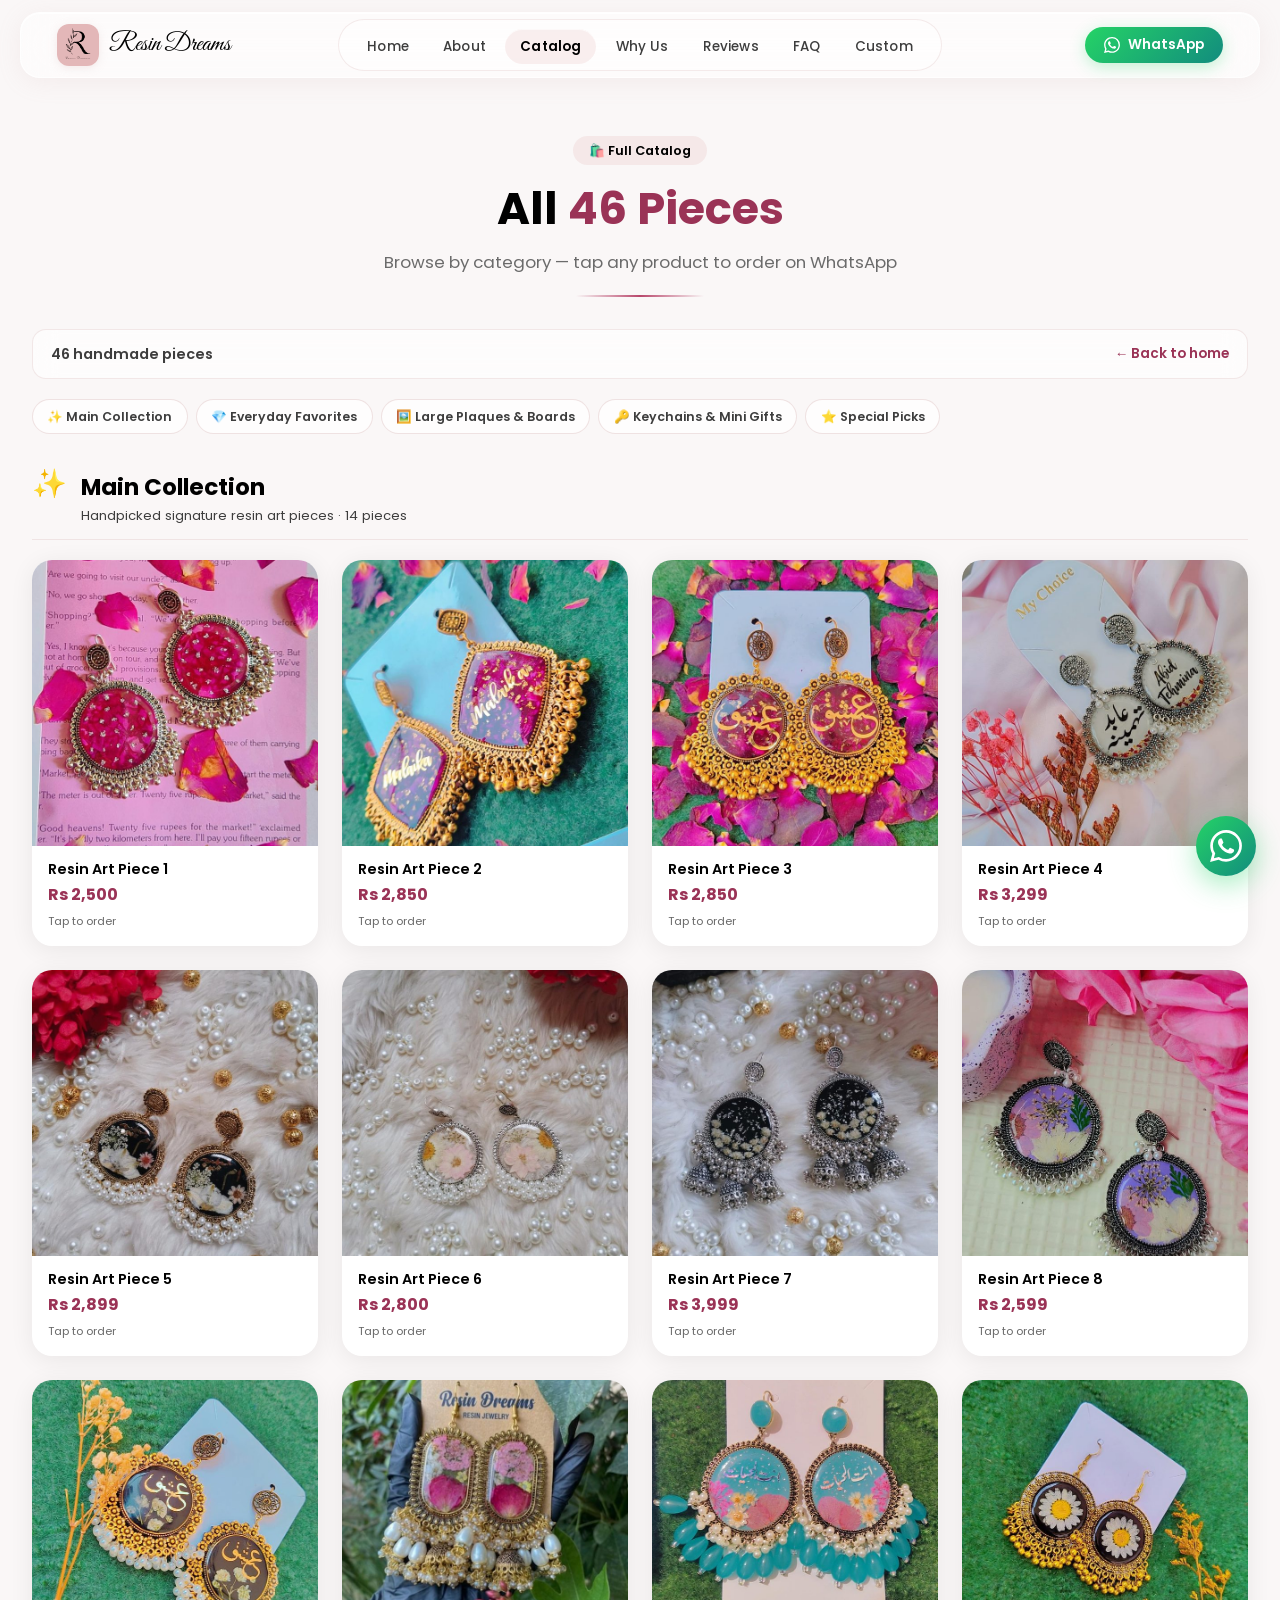
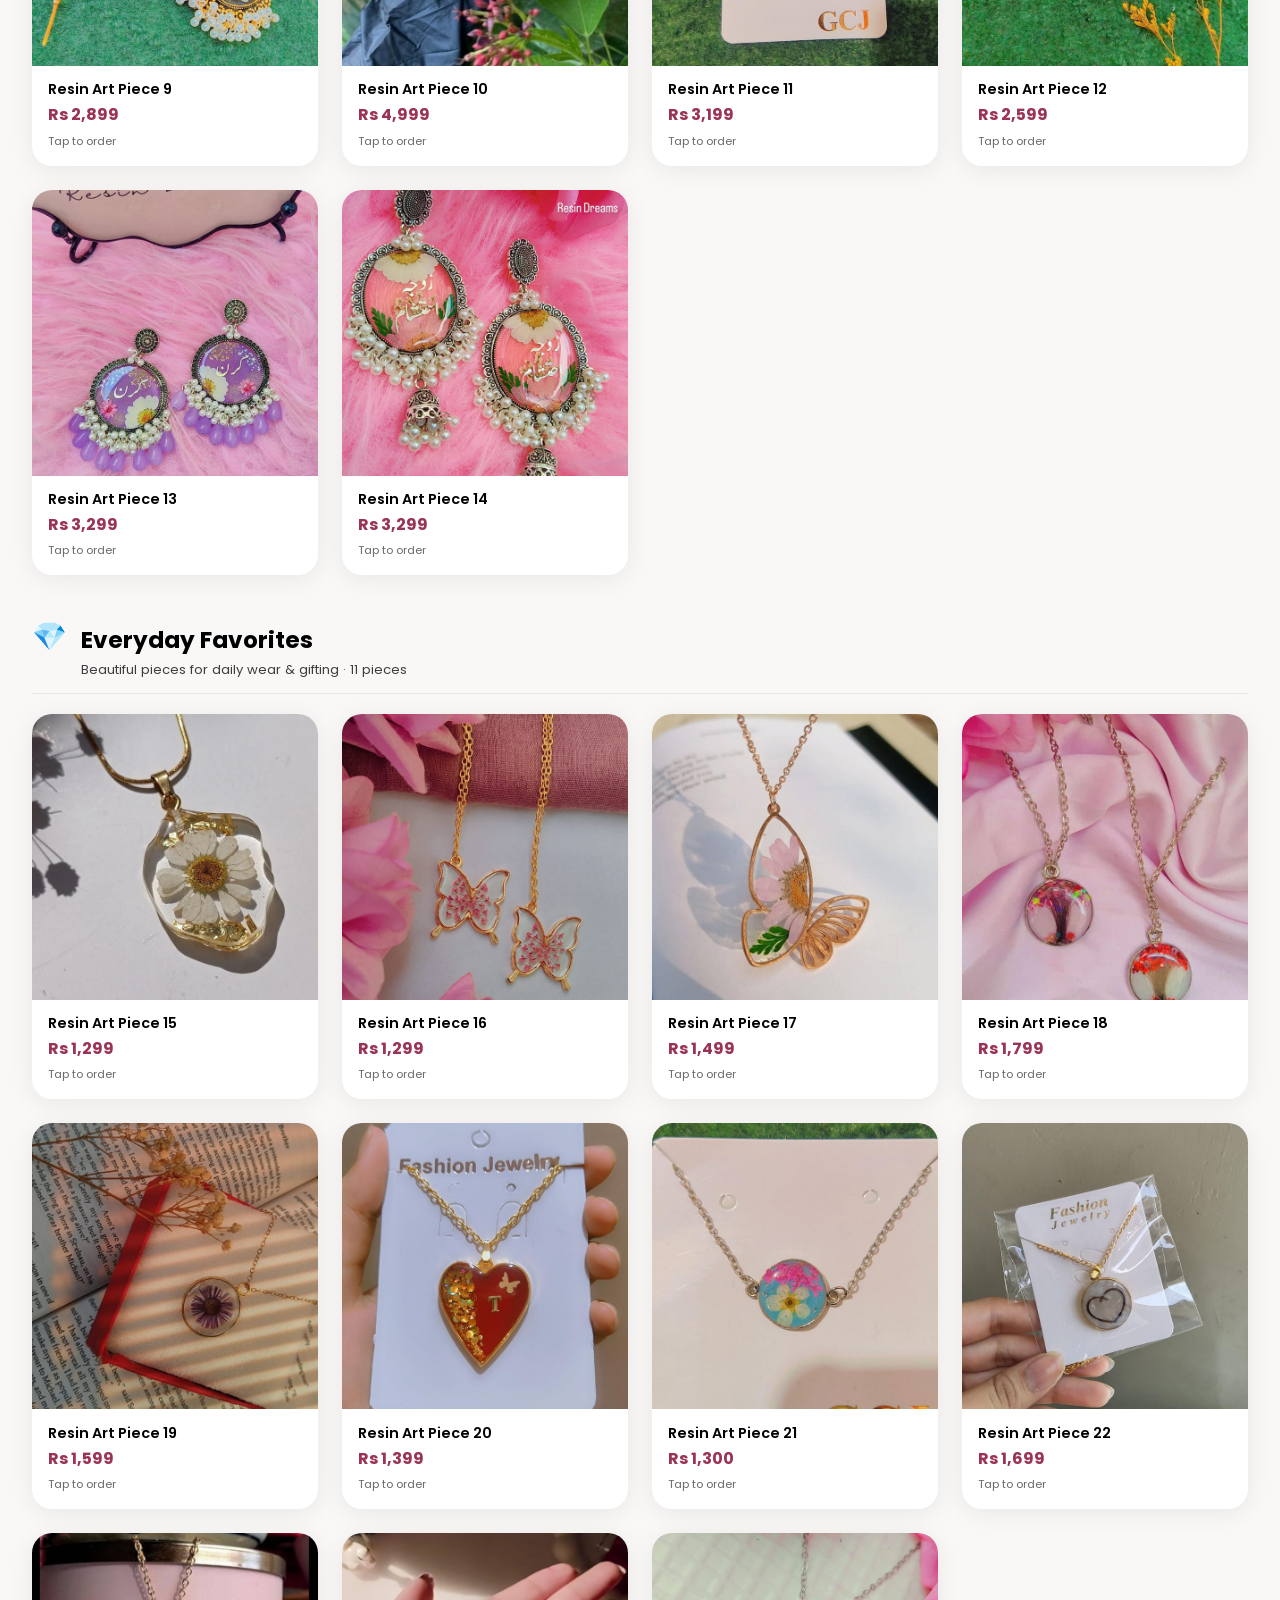
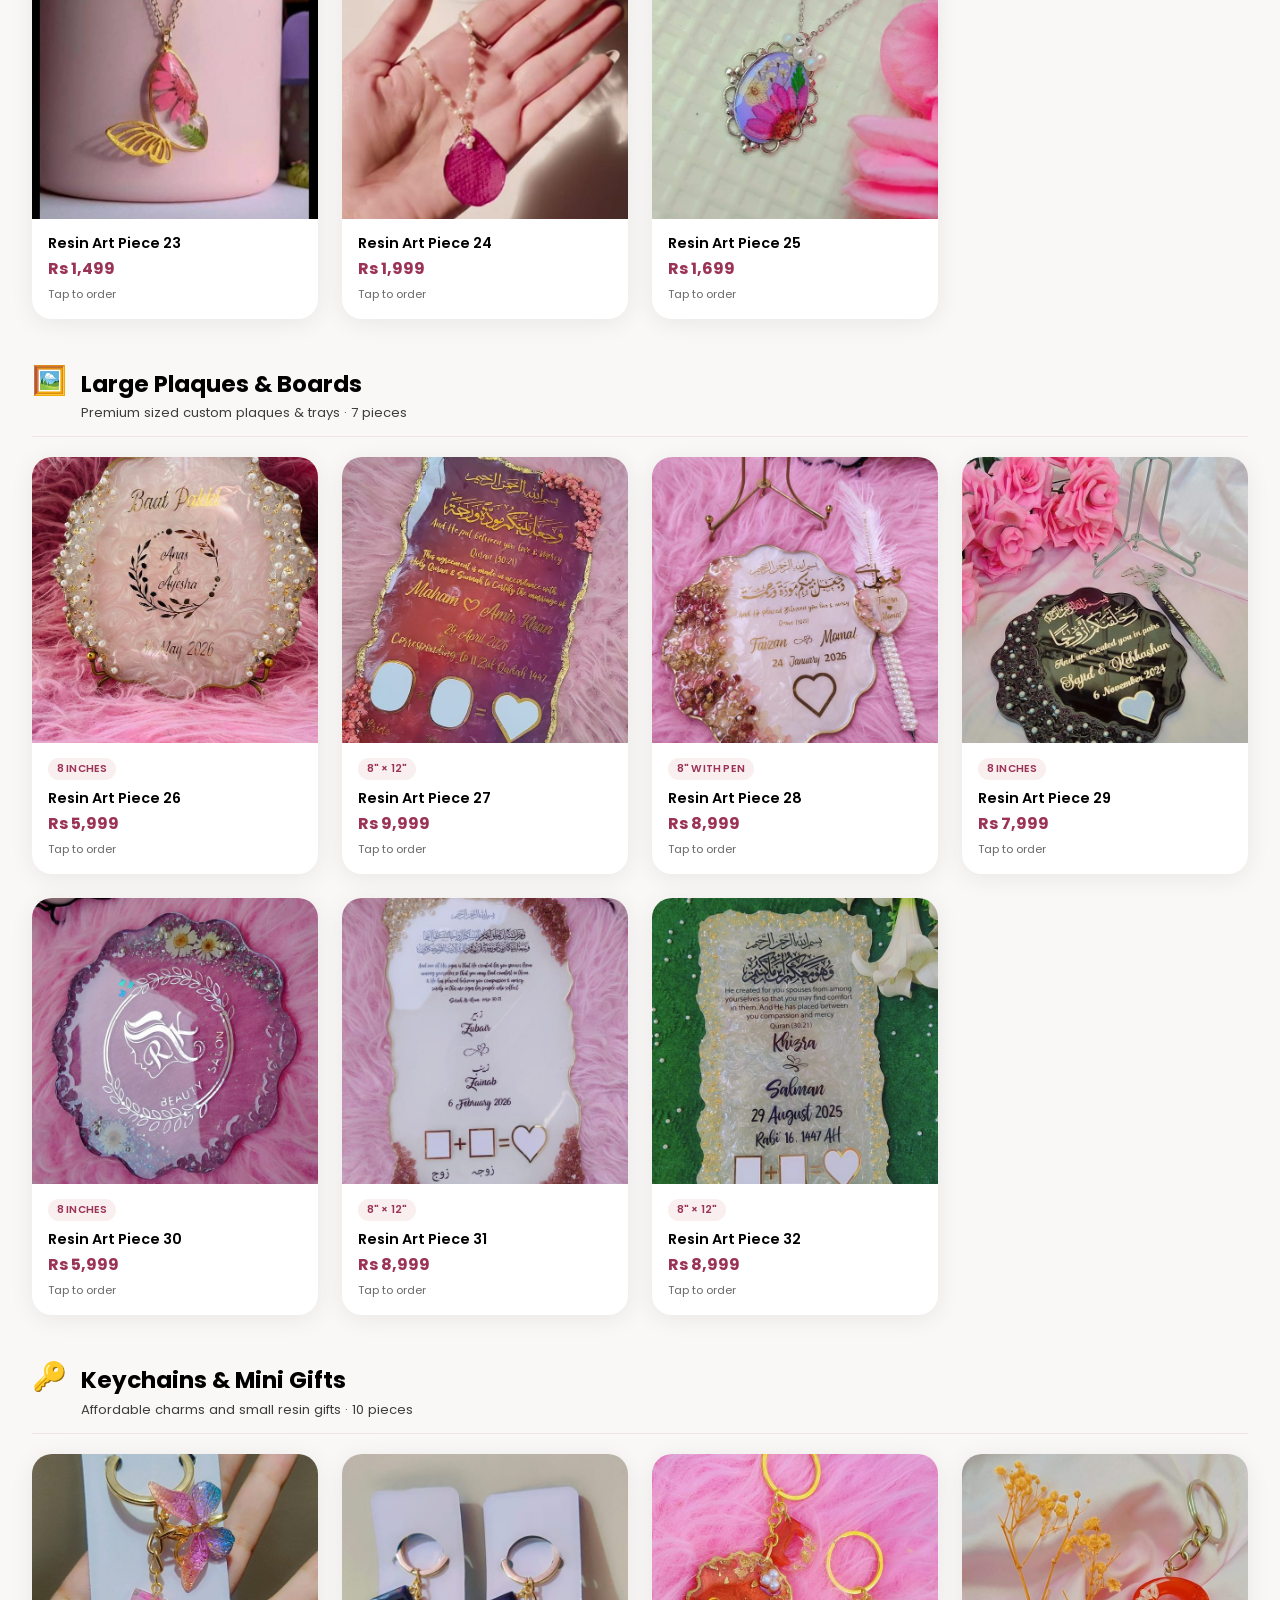
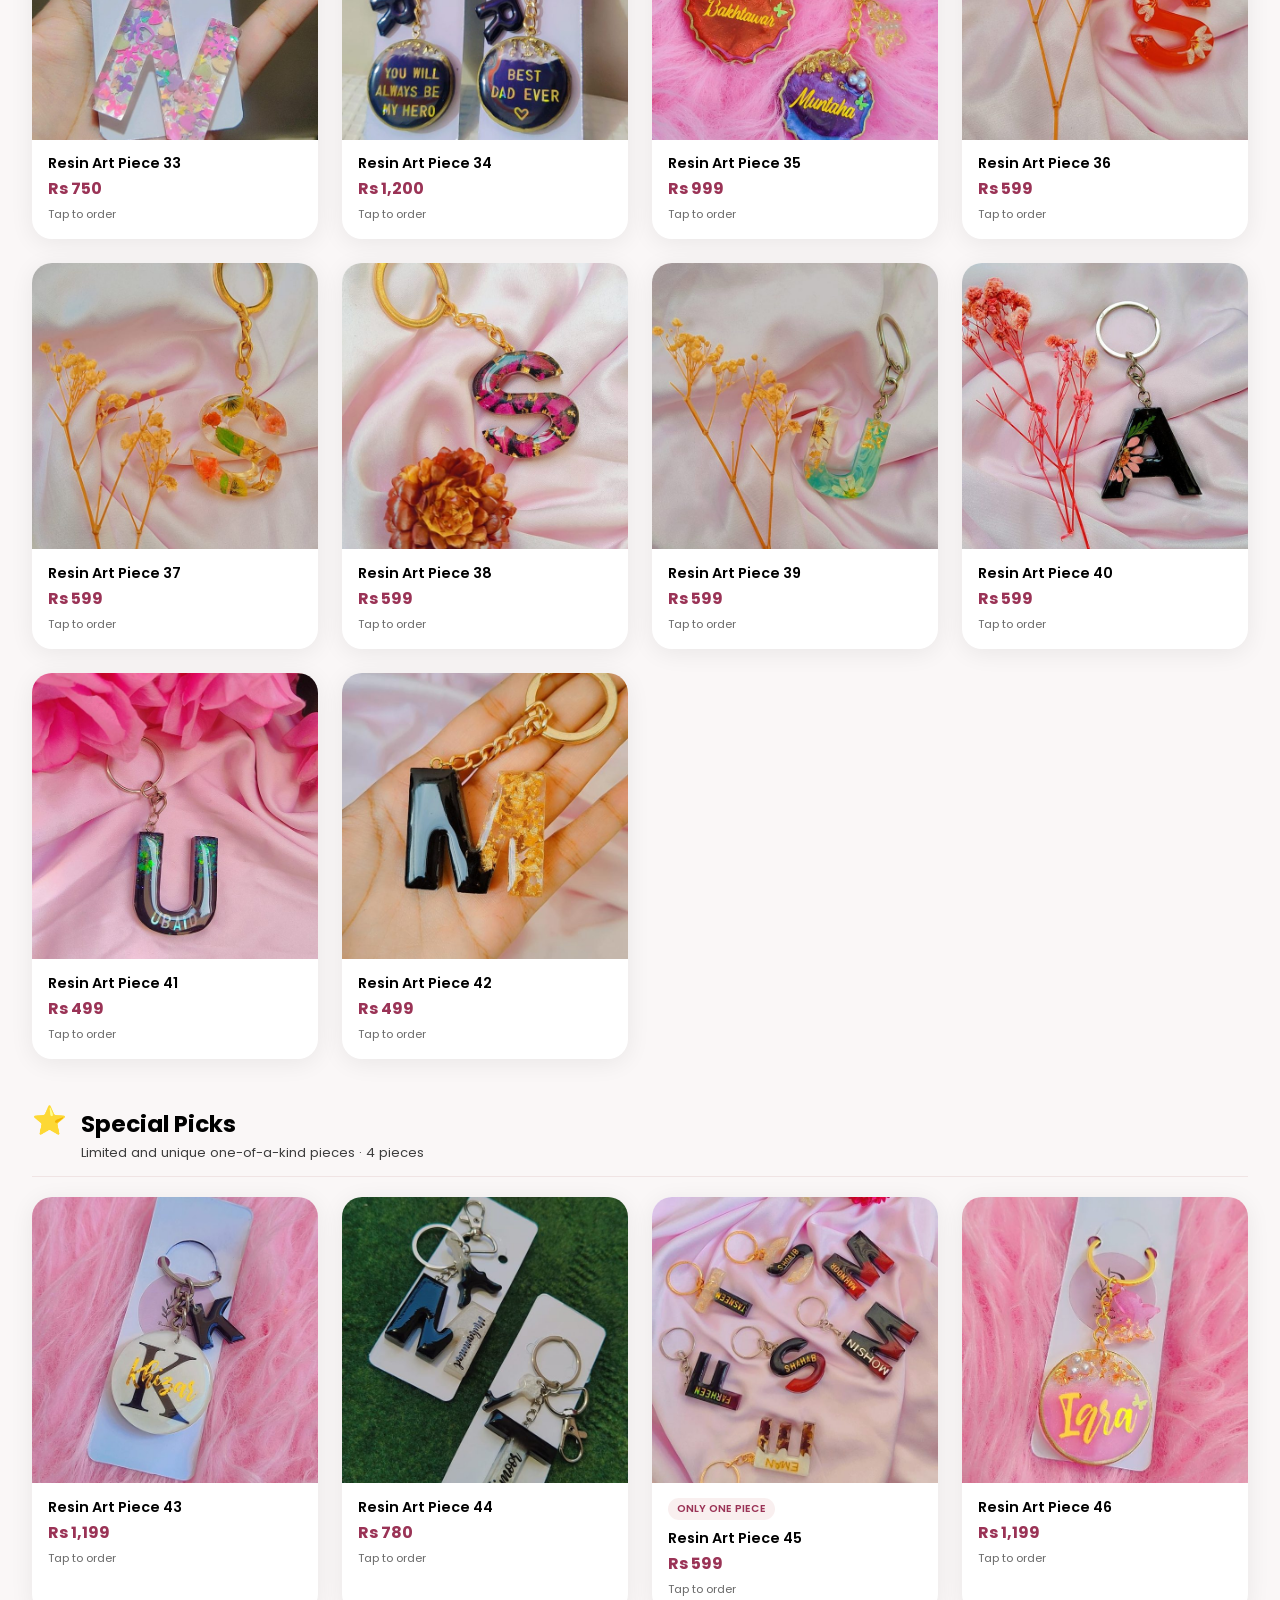
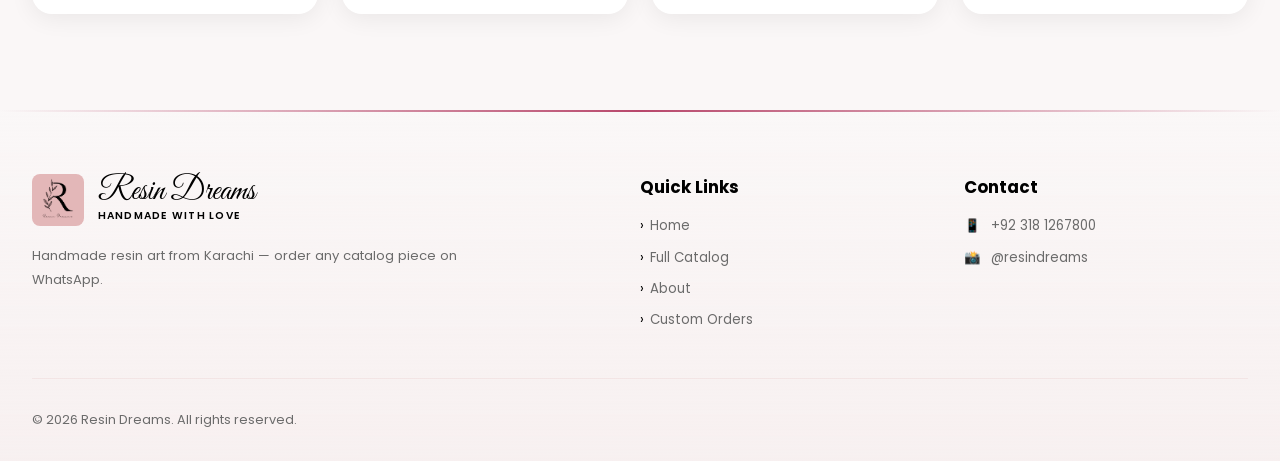
<file: catalog.html>
<!DOCTYPE html>
<html lang="en">
<head>
  <meta charset="UTF-8" />
  <meta name="viewport" content="width=device-width, initial-scale=1.0" />
  <title>Full Catalog | Resin Dreams — Handmade Resin Art Karachi</title>
  <meta name="description" content="Browse all 46 handmade resin art pieces from Resin Dreams. Order on WhatsApp with cash on delivery across Pakistan." />
  <meta name="theme-color" content="#E3B7B8" />
  <link rel="icon" href="images/logo.png" type="image/png" />
  <link rel="apple-touch-icon" href="images/logo.png" />
  <link rel="preload" href="CSS/styles.css" as="style" />
  <link rel="preconnect" href="https://fonts.googleapis.com" />
  <link rel="preconnect" href="https://fonts.gstatic.com" crossorigin />
  <link rel="stylesheet" href="https://fonts.googleapis.com/css2?family=Great+Vibes&family=Poppins:wght@400;600&display=swap" media="print" onload="this.media='all'" />
  <noscript><link rel="stylesheet" href="https://fonts.googleapis.com/css2?family=Great+Vibes&family=Poppins:wght@400;600&display=swap" /></noscript>
  <link rel="stylesheet" href="CSS/styles.css" />
  <link rel="stylesheet" href="CSS/catalog.css" />
  <noscript>
    <style>
      .catalog-page-intro { display: none !important; }
      .page-catalog .catalog-hero,
      .page-catalog .catalog-toolbar,
      .page-catalog .catalog-cats-nav,
      .page-catalog .catalog-category-head,
      .page-catalog .catalog-item { opacity: 1 !important; transform: none !important; }
    </style>
  </noscript>
</head>
<body class="page-catalog">

  <div class="catalog-page-intro" aria-hidden="true">
    <div class="catalog-intro-inner">
      <img src="images/logo.png" alt="" class="catalog-intro-logo" width="88" height="88" decoding="async" />
      <p class="catalog-intro-brand">Resin Dreams</p>
      <p class="catalog-intro-tag">Full Catalog</p>
      <span class="catalog-intro-shimmer" aria-hidden="true"></span>
    </div>
  </div>

  <nav id="navbar" role="navigation" aria-label="Main navigation">
    <div class="container">
      <div class="nav-inner">
        <a href="index.html" class="nav-brand" aria-label="Resin Dreams — home">
          <div class="nav-logo-wrap">
            <img src="images/logo.png" alt="Resin Dreams logo" width="44" height="44" loading="eager" decoding="async" />
          </div>
          <span class="nav-brand-name">Resin Dreams</span>
        </a>
        <div class="nav-center">
          <div class="nav-links-wrap">
            <ul class="nav-links" role="list">
              <li><a href="index.html" class="nav-link">Home</a></li>
              <li><a href="index.html#about" class="nav-link">About</a></li>
              <li><a href="catalog.html" class="nav-link active">Catalog</a></li>
              <li><a href="index.html#trust" class="nav-link">Why Us</a></li>
              <li><a href="index.html#reviews" class="nav-link">Reviews</a></li>
              <li><a href="index.html#faq" class="nav-link">FAQ</a></li>
              <li><a href="index.html#custom" class="nav-link">Custom</a></li>
            </ul>
          </div>
        </div>
        <div class="nav-end">
          <a href="https://wa.me/923181267800?text=Assalamualaikum, I want to order from Resin Dreams" target="_blank" rel="noopener" class="btn-wa nav-wa-desktop" aria-label="Shop on WhatsApp">
            <svg width="16" height="16" fill="currentColor" viewBox="0 0 24 24" aria-hidden="true"><path d="M17.472 14.382c-.297-.149-1.758-.867-2.03-.967-.273-.099-.471-.148-.67.15-.197.297-.767.966-.94 1.164-.173.199-.347.223-.644.075-.297-.15-1.255-.463-2.39-1.475-.883-.788-1.48-1.761-1.653-2.059-.173-.297-.018-.458.13-.606.134-.133.298-.347.446-.52.149-.174.198-.298.298-.497.099-.198.05-.371-.025-.52-.075-.149-.669-1.612-.916-2.207-.242-.579-.487-.5-.669-.51-.173-.008-.371-.01-.57-.01-.198 0-.52.074-.792.372-.272.297-1.04 1.016-1.04 2.479 0 1.462 1.065 2.875 1.213 3.074.149.198 2.096 3.2 5.077 4.487.709.306 1.262.489 1.694.625.712.227 1.36.195 1.871.118.571-.085 1.758-.719 2.006-1.413.248-.694.248-1.289.173-1.413-.074-.124-.272-.198-.57-.347m-5.421 7.403h-.004a9.87 9.87 0 01-5.031-1.378l-.361-.214-3.741.982.998-3.648-.235-.374a9.86 9.86 0 01-1.51-5.26c.001-5.45 4.436-9.884 9.888-9.884 2.64 0 5.122 1.03 6.988 2.898a9.825 9.825 0 012.893 6.994c-.003 5.45-4.437 9.884-9.885 9.884m8.413-18.297A11.815 11.815 0 0012.05 0C5.495 0 .16 5.335.157 11.892c0 2.096.547 4.142 1.588 5.945L.057 24l6.305-1.654a11.882 11.882 0 005.683 1.448h.005c6.554 0 11.89-5.335 11.893-11.893a11.821 11.821 0 00-3.48-8.413z"/></svg>
            WhatsApp
          </a>
          <button id="hamburger" class="hamburger" type="button" aria-label="Open menu" aria-expanded="false" aria-controls="mobile-menu">
            <div class="hamburger-icon" aria-hidden="true"><span></span><span></span><span></span></div>
          </button>
        </div>
      </div>
    </div>
    <div id="mobile-backdrop" aria-hidden="true"></div>
    <div id="mobile-menu" role="dialog" aria-modal="true" aria-label="Navigation menu" aria-hidden="true">
      <div class="mobile-menu-header">
        <a href="index.html" class="mobile-menu-brand" aria-label="Resin Dreams — home">
          <div class="mobile-menu-logo-wrap"><img src="images/logo.png" alt="" width="40" height="40" decoding="async" /></div>
          <div class="mobile-menu-brand-text">
            <div class="mobile-menu-title">Resin Dreams</div>
            <div class="mobile-menu-sub">Menu</div>
          </div>
        </a>
        <button type="button" class="mobile-menu-close" id="mobile-menu-close" aria-label="Close menu">×</button>
      </div>
      <div class="mobile-menu-body" role="menu">
        <a href="index.html" class="mobile-link" role="menuitem"><span class="mobile-link-icon" aria-hidden="true">🏠</span><span class="mobile-link-label">Home</span><span class="mobile-link-arrow" aria-hidden="true">›</span></a>
        <a href="catalog.html" class="mobile-link active" role="menuitem"><span class="mobile-link-icon" aria-hidden="true">🛍️</span><span class="mobile-link-label">Catalog</span><span class="mobile-link-arrow" aria-hidden="true">›</span></a>
        <a href="index.html#about" class="mobile-link" role="menuitem"><span class="mobile-link-icon" aria-hidden="true">✨</span><span class="mobile-link-label">About</span><span class="mobile-link-arrow" aria-hidden="true">›</span></a>
        <a href="index.html#trust" class="mobile-link" role="menuitem"><span class="mobile-link-icon" aria-hidden="true">💎</span><span class="mobile-link-label">Why Us</span><span class="mobile-link-arrow" aria-hidden="true">›</span></a>
        <a href="index.html#reviews" class="mobile-link" role="menuitem"><span class="mobile-link-icon" aria-hidden="true">⭐</span><span class="mobile-link-label">Reviews</span><span class="mobile-link-arrow" aria-hidden="true">›</span></a>
        <a href="index.html#faq" class="mobile-link" role="menuitem"><span class="mobile-link-icon" aria-hidden="true">❓</span><span class="mobile-link-label">FAQ</span><span class="mobile-link-arrow" aria-hidden="true">›</span></a>
        <a href="index.html#custom" class="mobile-link" role="menuitem"><span class="mobile-link-icon" aria-hidden="true">🎨</span><span class="mobile-link-label">Custom Orders</span><span class="mobile-link-arrow" aria-hidden="true">›</span></a>
      </div>
      <div class="mobile-menu-footer">
        <a href="https://wa.me/923181267800?text=Assalamualaikum, I want to order from Resin Dreams" target="_blank" rel="noopener" class="btn-wa mobile-wa" role="menuitem">
          <svg width="18" height="18" fill="currentColor" viewBox="0 0 24 24" aria-hidden="true"><path d="M17.472 14.382c-.297-.149-1.758-.867-2.03-.967-.273-.099-.471-.148-.67.15-.197.297-.767.966-.94 1.164-.173.199-.347.223-.644.075-.297-.15-1.255-.463-2.39-1.475-.883-.788-1.48-1.761-1.653-2.059-.173-.297-.018-.458.13-.606.134-.133.298-.347.446-.52.149-.174.198-.298.298-.497.099-.198.05-.371-.025-.52-.075-.149-.669-1.612-.916-2.207-.242-.579-.487-.5-.669-.51-.173-.008-.371-.01-.57-.01-.198 0-.52.074-.792.372-.272.297-1.04 1.016-1.04 2.479 0 1.462 1.065 2.875 1.213 3.074.149.198 2.096 3.2 5.077 4.487.709.306 1.262.489 1.694.625.712.227 1.36.195 1.871.118.571-.085 1.758-.719 2.006-1.413.248-.694.248-1.289.173-1.413-.074-.124-.272-.198-.57-.347m-5.421 7.403h-.004a9.87 9.87 0 01-5.031-1.378l-.361-.214-3.741.982.998-3.648-.235-.374a9.86 9.86 0 01-1.51-5.26c.001-5.45 4.436-9.884 9.888-9.884 2.64 0 5.122 1.03 6.988 2.898a9.825 9.825 0 012.893 6.994c-.003 5.45-4.437 9.884-9.885 9.884m8.413-18.297A11.815 11.815 0 0012.05 0C5.495 0 .16 5.335.157 11.892c0 2.096.547 4.142 1.588 5.945L.057 24l6.305-1.654a11.882 11.882 0 005.683 1.448h.005c6.554 0 11.89-5.335 11.893-11.893a11.821 11.821 0 00-3.48-8.413z"/></svg>
          Shop On WhatsApp
        </a>
      </div>
    </div>
  </nav>

  <main class="catalog-main">
    <div class="container">
      <header class="catalog-hero">
        <div class="pill-label">🛍️ Full Catalog</div>
        <h1 class="section-title font-playfair">All <span class="gold-text">46 Pieces</span></h1>
        <p class="section-sub">Browse by category — tap any product to order on WhatsApp</p>
        <div class="section-divider-wrap"><hr class="divider" /></div>
      </header>
      <div class="catalog-toolbar">
        <span class="catalog-count">46 handmade pieces</span>
        <a href="index.html#products" class="catalog-back">← Back to home</a>
      </div>
      <nav class="catalog-cats-nav" id="catalog-cats-nav" aria-label="Catalog categories"></nav>
      <div id="catalog-sections"></div>
    </div>
  </main>

  <div id="order-modal" class="order-modal" role="dialog" aria-modal="true" aria-labelledby="order-modal-title" aria-hidden="true">
    <div id="order-modal-backdrop" class="order-modal-backdrop"></div>
    <div class="order-modal-panel">
      <button type="button" class="order-modal-close" id="order-modal-close" aria-label="Close">×</button>
      <img id="order-modal-img" class="order-modal-img" alt="" width="400" height="400" decoding="async" />
      <h2 id="order-modal-title" class="order-modal-title"></h2>
      <p id="order-modal-price" class="order-modal-price"></p>
      <a id="order-modal-wa" class="btn-wa-lg order-modal-cta" target="_blank" rel="noopener">
        <svg width="22" height="22" fill="currentColor" viewBox="0 0 24 24" aria-hidden="true"><path d="M17.472 14.382c-.297-.149-1.758-.867-2.03-.967-.273-.099-.471-.148-.67.15-.197.297-.767.966-.94 1.164-.173.199-.347.223-.644.075-.297-.15-1.255-.463-2.39-1.475-.883-.788-1.48-1.761-1.653-2.059-.173-.297-.018-.458.13-.606.134-.133.298-.347.446-.52.149-.174.198-.298.298-.497.099-.198.05-.371-.025-.52-.075-.149-.669-1.612-.916-2.207-.242-.579-.487-.5-.669-.51-.173-.008-.371-.01-.57-.01-.198 0-.52.074-.792.372-.272.297-1.04 1.016-1.04 2.479 0 1.462 1.065 2.875 1.213 3.074.149.198 2.096 3.2 5.077 4.487.709.306 1.262.489 1.694.625.712.227 1.36.195 1.871.118.571-.085 1.758-.719 2.006-1.413.248-.694.248-1.289.173-1.413-.074-.124-.272-.198-.57-.347m-5.421 7.403h-.004a9.87 9.87 0 01-5.031-1.378l-.361-.214-3.741.982.998-3.648-.235-.374a9.86 9.86 0 01-1.51-5.26c.001-5.45 4.436-9.884 9.888-9.884 2.64 0 5.122 1.03 6.988 2.898a9.825 9.825 0 012.893 6.994c-.003 5.45-4.437 9.884-9.885 9.884m8.413-18.297A11.815 11.815 0 0012.05 0C5.495 0 .16 5.335.157 11.892c0 2.096.547 4.142 1.588 5.945L.057 24l6.305-1.654a11.882 11.882 0 005.683 1.448h.005c6.554 0 11.89-5.335 11.893-11.893a11.821 11.821 0 00-3.48-8.413z"/></svg>
        Order on WhatsApp
      </a>
      <p class="order-modal-note">COD available • 3–5 day delivery</p>
    </div>
  </div>

  <a id="float-wa" href="https://wa.me/923181267800?text=Assalamualaikum, I want to order from Resin Dreams" target="_blank" rel="noopener" aria-label="Chat on WhatsApp">
    <svg fill="currentColor" viewBox="0 0 24 24" aria-hidden="true"><path d="M17.472 14.382c-.297-.149-1.758-.867-2.03-.967-.273-.099-.471-.148-.67.15-.197.297-.767.966-.94 1.164-.173.199-.347.223-.644.075-.297-.15-1.255-.463-2.39-1.475-.883-.788-1.48-1.761-1.653-2.059-.173-.297-.018-.458.13-.606.134-.133.298-.347.446-.52.149-.174.198-.298.298-.497.099-.198.05-.371-.025-.52-.075-.149-.669-1.612-.916-2.207-.242-.579-.487-.5-.669-.51-.173-.008-.371-.01-.57-.01-.198 0-.52.074-.792.372-.272.297-1.04 1.016-1.04 2.479 0 1.462 1.065 2.875 1.213 3.074.149.198 2.096 3.2 5.077 4.487.709.306 1.262.489 1.694.625.712.227 1.36.195 1.871.118.571-.085 1.758-.719 2.006-1.413.248-.694.248-1.289.173-1.413-.074-.124-.272-.198-.57-.347m-5.421 7.403h-.004a9.87 9.87 0 01-5.031-1.378l-.361-.214-3.741.982.998-3.648-.235-.374a9.86 9.86 0 01-1.51-5.26c.001-5.45 4.436-9.884 9.888-9.884 2.64 0 5.122 1.03 6.988 2.898a9.825 9.825 0 012.893 6.994c-.003 5.45-4.437 9.884-9.885 9.884m8.413-18.297A11.815 11.815 0 0012.05 0C5.495 0 .16 5.335.157 11.892c0 2.096.547 4.142 1.588 5.945L.057 24l6.305-1.654a11.882 11.882 0 005.683 1.448h.005c6.554 0 11.89-5.335 11.893-11.893a11.821 11.821 0 00-3.48-8.413z"/></svg>
  </a>

  <footer aria-label="Site footer">
    <hr class="divider" aria-hidden="true" />
    <div class="container">
      <div class="footer-grid">
        <div>
          <div class="footer-brand-row">
            <img class="footer-logo" src="images/logo.png" alt="Resin Dreams logo" width="52" height="52" loading="lazy" />
            <div>
              <div class="footer-brand-name">Resin Dreams</div>
              <div class="footer-brand-tagline">Handmade with Love</div>
            </div>
          </div>
          <p class="footer-desc">Handmade resin art from Karachi — order any catalog piece on WhatsApp.</p>
        </div>
        <div>
          <h3 class="footer-col-title font-playfair">Quick Links</h3>
          <ul class="footer-nav" role="list">
            <li><a href="index.html"><span class="footer-nav-arrow">›</span> Home</a></li>
            <li><a href="catalog.html"><span class="footer-nav-arrow">›</span> Full Catalog</a></li>
            <li><a href="index.html#about"><span class="footer-nav-arrow">›</span> About</a></li>
            <li><a href="index.html#custom"><span class="footer-nav-arrow">›</span> Custom Orders</a></li>
          </ul>
        </div>
        <div>
          <h3 class="footer-col-title font-playfair">Contact</h3>
          <div class="footer-contact-item"><span>📱</span><a href="https://wa.me/923181267800" target="_blank" rel="noopener">+92 318 1267800</a></div>
          <div class="footer-contact-item"><span>📸</span><a href="https://www.instagram.com/resindreams" target="_blank" rel="noopener">@resindreams</a></div>
        </div>
      </div>
      <div class="footer-bottom">
        <p class="footer-copy">© 2026 Resin Dreams. All rights reserved.</p>
      </div>
    </div>
  </footer>

  <script src="JS/site.js" defer></script>
  <script src="JS/catalog-products.js" defer></script>
  <script src="JS/catalog.js" defer></script>
</body>
</html>
</file>
<file: CSS/styles.css>
/* ============================================================
       1. CSS VARIABLES — Luxury / Minimalist / Feminine Palette
    ============================================================ */
:root {
    /* Brand — matched to logo.png (dusty rose + black) */
    --brand-rose: #E3B7B8;
    --brand-rose-light: #F0D4D5;
    --brand-rose-deep: #C99A9C;
    --brand-rose-pale: rgba(227, 183, 184, 0.22);
    --accent-pink: #B8476B;
    --accent-pink-deep: #9A3356;
    --brand-black: #000000;

    /* Legacy tokens remapped to brand */
    --gold: var(--brand-black);
    --gold-light: var(--brand-rose-light);
    --gold-dark: var(--brand-black);
    --gold-pale: var(--brand-rose-pale);
    --baby-pink: var(--brand-rose-light);
    --pink-deep: var(--brand-rose);
    --pink-soft: var(--brand-rose-light);
    --pearl-white: #FAF7F7;
    --white: #ffffff;

    /* Text */
    --text-dark: var(--brand-black);
    --text-mid: #3d3d3d;
    --text-light: #6b6b6b;

    /* Gradients (reusable) */
    --grad-gold: linear-gradient(135deg, var(--brand-rose-deep), var(--brand-rose), var(--brand-rose-deep));
    --grad-brand: linear-gradient(135deg, var(--brand-black), #2a2a2a, var(--brand-black));
    --grad-pink: linear-gradient(135deg, var(--brand-rose-light), var(--brand-rose), var(--brand-rose-light));
    --grad-wa: linear-gradient(135deg, #25D366, #128C7E);

    /* Shadows */
    --shadow-sm: 0 2px 12px rgba(201, 154, 156, 0.14);
    --shadow-md: 0 8px 32px rgba(201, 154, 156, 0.18);
    --shadow-lg: 0 20px 60px rgba(201, 154, 156, 0.22);
    --shadow-card: 0 4px 24px rgba(0, 0, 0, 0.07);

    /* Spacing */
    --container: 1280px;
    --section-py: clamp(4rem, 7vw, 7rem);

    /* Transitions */
    --ease-luxury: cubic-bezier(0.25, 0.46, 0.45, 0.94);
}

/* ============================================================
       2. RESET & BASE
    ============================================================ */
*,
*::before,
*::after {
    margin: 0;
    padding: 0;
    box-sizing: border-box;
}

    html {
        scroll-behavior: smooth;
        font-size: 16px;
    }

    @media (prefers-reduced-motion: reduce) {
        html { scroll-behavior: auto; }
    }

body {
    font-family: 'Poppins', sans-serif;
    background-color: var(--pearl-white);
    color: var(--text-dark);
    overflow-x: hidden;
    -webkit-font-smoothing: antialiased;
}

img {
    display: block;
    max-width: 100%;
}

a {
    text-decoration: none;
    color: inherit;
}

ul {
    list-style: none;
}

/* Scrollbar */
::-webkit-scrollbar {
    width: 7px;
}

::-webkit-scrollbar-track {
    background: var(--pearl-white);
}

::-webkit-scrollbar-thumb {
    background: linear-gradient(180deg, var(--gold), var(--baby-pink));
    border-radius: 4px;
}

/* ============================================================
       3. TYPOGRAPHY HELPERS
    ============================================================ */
.font-playfair {
    font-family: 'Poppins', sans-serif;
}

.font-vibes {
    font-family: 'Great Vibes', cursive;
}

.font-inter {
    font-family: 'Inter', sans-serif;
}

/* Accent pink text — solid, readable on light backgrounds */
.gold-text,
.golden-text {
    color: var(--accent-pink-deep);
    -webkit-text-fill-color: var(--accent-pink-deep);
    background: none;
    font-weight: 700;
}

.hero-title .gold-text,
.hero-title .golden-text {
    color: var(--accent-pink);
    -webkit-text-fill-color: var(--accent-pink);
    text-shadow: 0 1px 2px rgba(255, 255, 255, 0.85);
}

/* Shimmer animated text */
.shimmer-text {
    background: linear-gradient(90deg, var(--brand-black) 0%, #444 50%, var(--brand-black) 100%);
    background-size: 200% auto;
    -webkit-background-clip: text;
    -webkit-text-fill-color: transparent;
    background-clip: text;
    animation: shimmer 3s linear infinite;
}

/* ============================================================
       4. LAYOUT HELPERS
    ============================================================ */
.container {
    width: 100%;
    max-width: var(--container);
    margin-inline: auto;
    padding-inline: clamp(1rem, 4vw, 2rem);
}

/* Section divider line */
.divider {
    height: 2px;
    background: linear-gradient(90deg, transparent, var(--accent-pink), transparent);
    border: none;
}

/* ============================================================
       5. KEYFRAME ANIMATIONS (GPU-accelerated: transform & opacity)
    ============================================================ */
@keyframes float {

    0%,
    100% {
        transform: translateY(0);
    }

    50% {
        transform: translateY(-18px);
    }
}

@keyframes shimmer {
    0% {
        background-position: -200% center;
    }

    100% {
        background-position: 200% center;
    }
}

@keyframes pulse-brand {

    0%,
    100% {
        box-shadow: 0 0 0 0 rgba(201, 154, 156, 0.45);
    }

    50% {
        box-shadow: 0 0 0 14px rgba(201, 154, 156, 0);
    }
}

@keyframes gentle-pulse {

    0%,
    100% {
        transform: scale(1);
    }

    50% {
        transform: scale(1.05);
    }
}

@keyframes slideUp {
    from {
        opacity: 0;
        transform: translateY(36px);
    }

    to {
        opacity: 1;
        transform: translateY(0);
    }
}

@keyframes fadeIn {
    from {
        opacity: 0;
    }

    to {
        opacity: 1;
    }
}

@keyframes float-sparkle {
    0% {
        transform: translateY(0) rotate(0deg);
        opacity: 0.8;
    }

    100% {
        transform: translateY(-100vh) rotate(720deg);
        opacity: 0;
    }
}

@keyframes bounce-arrow {

    0%,
    100% {
        transform: translateY(0) translateX(-50%);
    }

    50% {
        transform: translateY(8px) translateX(-50%);
    }
}

/* ============================================================
       6. SCROLL REVEAL — hardware-accelerated with transform+opacity
    ============================================================ */
html.js-reveal .reveal,
html.js-reveal .reveal-left,
html.js-reveal .reveal-right,
html.js-reveal .reveal-scale {
    opacity: 0;
    transition: opacity 0.8s var(--ease-luxury),
        transform 0.8s var(--ease-luxury);
}

html.js-reveal .reveal {
    transform: translateY(40px);
}

html.js-reveal .reveal-left {
    transform: translateX(-40px);
}

html.js-reveal .reveal-right {
    transform: translateX(40px);
}

html.js-reveal .reveal-scale {
    transform: scale(0.85);
}

.reveal.active,
.reveal-left.active,
.reveal-right.active,
.reveal-scale.active {
    opacity: 1;
    transform: none;
}

/* Stagger delays */
.delay-1 {
    transition-delay: 0.1s;
}

.delay-2 {
    transition-delay: 0.2s;
}

.delay-3 {
    transition-delay: 0.3s;
}

.delay-4 {
    transition-delay: 0.4s;
}

.delay-5 {
    transition-delay: 0.5s;
}

/* ============================================================
       7. SPARKLE BACKGROUND
    ============================================================ */
#sparkle-container {
    position: fixed;
    inset: 0;
    pointer-events: none;
    z-index: 0;
    overflow: hidden;
}

.sparkle {
    position: absolute;
    border-radius: 50%;
    background: var(--gold);
    animation: float-sparkle linear infinite;
}

/* ============================================================
       8. NAVIGATION — modern floating glass bar + slide-in mobile
    ============================================================ */
#navbar {
    position: fixed;
    inset-block-start: 0;
    inset-inline: 0;
    z-index: 100;
    padding: 0.75rem clamp(0.75rem, 3vw, 1.25rem) 0;
    pointer-events: none;
}

#navbar>.container,
#navbar .nav-end,
#mobile-menu,
#mobile-backdrop {
    pointer-events: auto;
}

#navbar .container {
    background: rgba(255, 255, 255, 0.55);
    border: 1px solid rgba(255, 255, 255, 0.65);
    border-radius: 20px;
    box-shadow:
        0 4px 24px rgba(201, 154, 156, 0.12),
        0 1px 0 rgba(255, 255, 255, 0.8) inset;
    backdrop-filter: blur(20px) saturate(160%);
    -webkit-backdrop-filter: blur(20px) saturate(160%);
    transition: background 0.35s ease, box-shadow 0.35s ease, transform 0.35s ease;
}

#navbar.scrolled .container {
    background: rgba(255, 255, 255, 0.82);
    box-shadow:
        0 12px 40px rgba(201, 154, 156, 0.18),
        0 1px 0 rgba(255, 255, 255, 0.9) inset;
}

.nav-inner {
    display: grid;
    grid-template-columns: 1fr auto 1fr;
    align-items: center;
    gap: 0.75rem;
    height: 64px;
    padding-inline: 0.25rem;
}

/* Brand / logo — left */
.nav-brand {
    display: flex;
    align-items: center;
    gap: 0.65rem;
    transition: opacity 0.25s ease;
    flex-shrink: 0;
    justify-self: start;
    grid-column: 1;
}

/* Links — center */
.nav-center {
    grid-column: 2;
    justify-self: center;
    display: none;
}

/* WhatsApp + menu toggle — right */
.nav-end {
    grid-column: 3;
    justify-self: end;
    display: flex;
    align-items: center;
    gap: 0.6rem;
}

.nav-wa-desktop {
    flex-shrink: 0;
    white-space: nowrap;
    box-shadow: 0 4px 16px rgba(37, 211, 102, 0.28);
}

.nav-brand:hover {
    opacity: 0.88;
}

.nav-logo-wrap {
    width: 42px;
    height: 42px;
    border-radius: 12px;
    background: var(--brand-rose);
    box-shadow: 0 2px 10px rgba(201, 154, 156, 0.2);
    overflow: hidden;
    transition: transform 0.25s ease, box-shadow 0.25s ease;
}

.nav-brand:hover .nav-logo-wrap {
    transform: scale(1.04);
    box-shadow: 0 4px 16px rgba(201, 154, 156, 0.28);
}

.nav-logo-wrap img {
    width: 100%;
    height: 100%;
    object-fit: contain;
}

.nav-brand-name {
    font-family: 'Great Vibes', cursive;
    font-size: clamp(1.25rem, 4vw, 1.55rem);
    color: var(--text-dark);
    line-height: 1;
}

/* Desktop nav pill track (center column) */
.nav-links-wrap {
    display: flex;
    align-items: center;
    gap: 0.2rem;
    padding: 0.8rem;
    border-radius: 100px;
    background: rgba(255, 255, 255, 0.5);
    border: 1px solid rgba(201, 154, 156, 0.2);
}

.nav-links {
    display: flex;
    align-items: center;
    gap: 0.15rem;
    list-style: none;
}

.nav-link {
    position: relative;
    font-size: 0.8125rem;
    font-weight: 500;
    letter-spacing: 0.01em;
    color: var(--text-mid);
    padding: 0.5rem 0.85rem;
    border-radius: 100px;
    transition: color 0.22s ease, background 0.22s ease, transform 0.22s ease;
}

.nav-link::after {
    display: none;
}

.nav-link:hover {
    color: var(--text-dark);
    background: rgba(227, 183, 184, 0.35);
}

.nav-link.active {
    color: var(--text-dark);
    font-weight: 600;
    background: var(--brand-rose-pale);
    box-shadow: 0 1px 0 rgba(255, 255, 255, 0.6) inset;
}

/* WhatsApp CTA pill */
.btn-wa {
    display: inline-flex;
    align-items: center;
    gap: 0.5rem;
    padding: 0.5rem 1.2rem;
    border-radius: 100px;
    font-size: 0.85rem;
    font-weight: 600;
    color: #fff;
    background: var(--grad-wa);
    transition: transform 0.3s ease, box-shadow 0.3s ease;
}

.btn-wa:hover {
    transform: translateY(-2px) scale(1.02);
    box-shadow: 0 10px 28px rgba(37, 211, 102, 0.38);
}

.btn-wa svg {
    flex-shrink: 0;
}

/* Gold CTA */
.btn-gold {
    display: inline-flex;
    align-items: center;
    gap: 0.5rem;
    padding: 0.85rem 2rem;
    border-radius: 100px;
    font-size: 1rem;
    font-weight: 600;
    color: #fff;
    background: var(--grad-brand);
    transition: transform 0.3s ease, box-shadow 0.3s ease;
}

.btn-gold:hover {
    transform: translateY(-2px) scale(1.02);
    box-shadow: var(--shadow-lg);
}

/* Large WhatsApp button */
.btn-wa-lg {
    display: inline-flex;
    align-items: center;
    gap: 0.75rem;
    padding: 1rem 2.25rem;
    border-radius: 100px;
    font-size: 1.05rem;
    font-weight: 600;
    color: #fff;
    background: var(--grad-wa);
    transition: transform 0.3s ease, box-shadow 0.3s ease;
    animation: pulse-brand 2s ease-in-out infinite;
}

.btn-wa-lg:hover {
    transform: translateY(-2px) scale(1.02);
    box-shadow: 0 14px 36px rgba(37, 211, 102, 0.4);
}

.hamburger {
    display: none;
    align-items: center;
    justify-content: center;
    width: 46px;
    height: 46px;
    border-radius: 14px;
    background: rgba(255, 255, 255, 0.85);
    border: 1px solid rgba(201, 154, 156, 0.25);
    cursor: pointer;
    position: relative;
    transition: background 0.25s ease, border-color 0.25s ease, transform 0.25s ease;
    box-shadow: 0 2px 10px rgba(201, 154, 156, 0.1);
    flex-shrink: 0;
}

.hamburger:hover {
    background: #fff;
    border-color: rgba(201, 154, 156, 0.45);
    transform: scale(1.03);
}

.hamburger-icon {
    width: 20px;
    height: 14px;
    position: relative;
    display: flex;
    flex-direction: column;
    justify-content: space-between;
}

.hamburger-icon span {
    display: block;
    height: 2px;
    width: 100%;
    border-radius: 2px;
    background: var(--text-dark);
    transform-origin: center;
    transition: transform 0.35s cubic-bezier(0.32, 0.72, 0, 1),
        opacity 0.2s ease,
        width 0.25s ease;
}

.hamburger.open {
    background: var(--brand-rose-pale);
    border-color: var(--brand-rose-deep);
}

.hamburger.open .hamburger-icon span:nth-child(1) {
    transform: translateY(6px) rotate(45deg);
}

.hamburger.open .hamburger-icon span:nth-child(2) {
    opacity: 0;
    transform: scaleX(0);
}

.hamburger.open .hamburger-icon span:nth-child(3) {
    transform: translateY(-6px) rotate(-45deg);
}

/* Mobile backdrop + slide-in panel */
#mobile-backdrop {
    position: fixed;
    inset: 0;
    z-index: 99;
    background: rgba(26, 26, 26, 0.35);
    backdrop-filter: blur(6px);
    -webkit-backdrop-filter: blur(6px);
    opacity: 0;
    visibility: hidden;
    transition: opacity 0.35s ease, visibility 0.35s ease;
}

#mobile-backdrop.open {
    opacity: 1;
    visibility: visible;
}

@keyframes menuItemIn {
    from {
        opacity: 0;
        transform: translateY(10px);
    }

    to {
        opacity: 1;
        transform: translateY(0);
    }
}

#mobile-menu {
    position: fixed;
    top: 0;
    right: 0;
    bottom: 0;
    z-index: 101;
    width: min(88vw, 340px);
    display: flex;
    flex-direction: column;
    background: rgba(255, 255, 255, 0.96);
    backdrop-filter: blur(28px) saturate(180%);
    -webkit-backdrop-filter: blur(28px) saturate(180%);
    border-inline-start: 1px solid rgba(201, 154, 156, 0.22);
    box-shadow: -12px 0 48px rgba(0, 0, 0, 0.12);
    transform: translateX(100%);
    visibility: hidden;
    transition: transform 0.42s cubic-bezier(0.32, 0.72, 0, 1),
        visibility 0.42s;
    overflow: hidden;
}

#mobile-menu.open {
    transform: translateX(0);
    visibility: visible;
}

.mobile-menu-header {
    display: flex;
    align-items: center;
    justify-content: space-between;
    gap: 0.75rem;
    padding: 1.25rem 1.25rem 1rem;
    border-bottom: 1px solid rgba(201, 154, 156, 0.15);
    flex-shrink: 0;
}

.mobile-menu-brand {
    display: flex;
    align-items: center;
    gap: 0.75rem;
    min-width: 0;
    flex: 1;
    text-decoration: none;
    color: inherit;
}

.mobile-menu-brand:hover {
    opacity: 0.88;
}

.mobile-menu-logo-wrap {
    width: 40px;
    height: 40px;
    flex-shrink: 0;
    border-radius: 10px;
    background: var(--brand-rose);
    overflow: hidden;
    box-shadow: var(--shadow-sm);
}

.mobile-menu-logo-wrap img {
    width: 100%;
    height: 100%;
    object-fit: contain;
}

.mobile-menu-brand-text {
    min-width: 0;
}

.mobile-menu-title {
    font-family: 'Great Vibes', cursive;
    font-size: 1.5rem;
    color: var(--text-dark);
    line-height: 1.1;
}

.mobile-menu-sub {
    font-size: 0.65rem;
    font-weight: 600;
    letter-spacing: 0.14em;
    text-transform: uppercase;
    color: var(--brand-rose-deep);
    margin-top: 0.2rem;
}

.mobile-menu-close {
    width: 40px;
    height: 40px;
    border-radius: 12px;
    border: 1px solid rgba(201, 154, 156, 0.25);
    background: rgba(255, 255, 255, 0.9);
    cursor: pointer;
    display: flex;
    align-items: center;
    justify-content: center;
    color: var(--text-dark);
    font-size: 1.35rem;
    line-height: 1;
    transition: background 0.2s ease, transform 0.2s ease;
}

.mobile-menu-close:hover {
    background: var(--brand-rose-pale);
    transform: scale(1.05);
}

.mobile-menu-body {
    flex: 1;
    overflow-y: auto;
    padding: 1rem 1rem 0.5rem;
    display: flex;
    flex-direction: column;
    gap: 0.45rem;
    -webkit-overflow-scrolling: touch;
}

.mobile-link {
    display: flex;
    align-items: center;
    gap: 0.85rem;
    padding: 0.95rem 1.1rem;
    font-size: 0.95rem;
    font-weight: 500;
    color: var(--text-mid);
    border-radius: 14px;
    background: rgba(255, 255, 255, 0.6);
    border: 1px solid rgba(201, 154, 156, 0.14);
    transition: color 0.22s ease, background 0.22s ease, border-color 0.22s ease, transform 0.22s ease;
    opacity: 0;
    transform: translateY(8px);
}

.mobile-link::before {
    display: none;
}

#mobile-menu.open .mobile-link {
    animation: menuItemIn 0.4s cubic-bezier(0.32, 0.72, 0, 1) both;
}

#mobile-menu.open .mobile-menu-body .mobile-link:nth-child(1) {
    animation-delay: 0.05s;
}

#mobile-menu.open .mobile-menu-body .mobile-link:nth-child(2) {
    animation-delay: 0.08s;
}

#mobile-menu.open .mobile-menu-body .mobile-link:nth-child(3) {
    animation-delay: 0.11s;
}

#mobile-menu.open .mobile-menu-body .mobile-link:nth-child(4) {
    animation-delay: 0.14s;
}

#mobile-menu.open .mobile-menu-body .mobile-link:nth-child(5) {
    animation-delay: 0.17s;
}

#mobile-menu.open .mobile-menu-body .mobile-link:nth-child(6) {
    animation-delay: 0.2s;
}

#mobile-menu.open .mobile-menu-body .mobile-link:nth-child(7) {
    animation-delay: 0.23s;
}

.mobile-link:hover,
.mobile-link:focus-visible {
    color: var(--text-dark);
    background: var(--brand-rose-pale);
    border-color: rgba(201, 154, 156, 0.35);
    transform: translateX(4px);
}

.mobile-link.active {
    color: var(--text-dark);
    font-weight: 600;
    background: var(--brand-rose-pale);
    border-color: var(--brand-rose-deep);
    box-shadow: 0 2px 12px rgba(201, 154, 156, 0.15);
}

.mobile-link-icon {
    width: 2.25rem;
    height: 2.25rem;
    border-radius: 10px;
    background: rgba(227, 183, 184, 0.35);
    display: flex;
    align-items: center;
    justify-content: center;
    font-size: 1rem;
    flex-shrink: 0;
}

.mobile-link-label {
    flex: 1;
}

.mobile-link-arrow {
    font-size: 1.1rem;
    color: var(--brand-rose-deep);
    opacity: 0.6;
    transition: opacity 0.2s ease, transform 0.2s ease;
}

.mobile-link:hover .mobile-link-arrow {
    opacity: 1;
    transform: translateX(3px);
}

.mobile-menu-footer {
    padding: 1rem 1.25rem 1.5rem;
    padding-bottom: max(1.5rem, env(safe-area-inset-bottom));
    border-top: 1px solid rgba(201, 154, 156, 0.15);
    background: linear-gradient(180deg, transparent, rgba(227, 183, 184, 0.12));
    flex-shrink: 0;
}

.mobile-wa {
    width: 100%;
    justify-content: center;
    padding: 0.95rem 1.25rem;
    font-size: 0.95rem;
    border-radius: 14px;
    box-shadow: 0 8px 24px rgba(37, 211, 102, 0.32);
    opacity: 0;
}

#mobile-menu.open .mobile-wa {
    animation: menuItemIn 0.4s cubic-bezier(0.32, 0.72, 0, 1) 0.28s both;
}

body.menu-open {
    overflow: hidden;
}

@media (min-width: 768px) {
    .nav-center {
        display: block;
    }

    .nav-wa-desktop {
        display: inline-flex;
    }

    .hamburger {
        display: none !important;
    }

    #mobile-menu,
    #mobile-backdrop {
        display: none !important;
    }
}

@media (max-width: 767px) {
    .nav-inner {
        grid-template-columns: 1fr auto;
    }

    .nav-brand {
        grid-column: 1;
    }

    .nav-center {
        display: none;
    }

    .nav-end {
        grid-column: 2;
    }

    .nav-wa-desktop {
        display: none;
    }
}

@media (min-width: 768px) and (max-width: 1023px) {
    .nav-link {
        font-size: 0.75rem;
        padding: 0.45rem 0.65rem;
    }

    .nav-wa-desktop {
        padding: 0.5rem 0.9rem;
        font-size: 0.72rem;
    }

    .nav-brand-name {
        font-size: 1.25rem;
    }
}

@media (min-width: 1024px) {
    .nav-link {
        font-size: 0.84rem;
        padding: 0.5rem 0.95rem;
    }

    .nav-links {
        gap: 0.25rem;
    }
}

/* ============================================================
       9. HERO SECTION
    ============================================================ */
#home {
    position: relative;
    min-height: 100svh;
    display: flex;
    align-items: center;
    justify-content: center;
    overflow: hidden;
}

.hero-bg {
    position: absolute;
    inset: 0;
    z-index: 0;
}

.hero-bg img {
    width: 100%;
    height: 100%;
    object-fit: cover;
    aspect-ratio: 3 / 2;
}

.hero-bg-overlay {
    position: absolute;
    inset: 0;
    background: linear-gradient(180deg,
            rgba(227, 183, 184, 0.28) 0%,
            rgba(248, 248, 255, 0.65) 60%,
            var(--pearl-white) 100%);
}

/* Radial blobs for depth */
.hero-pattern {
    position: absolute;
    inset: 0;
    z-index: 1;
    background:
        radial-gradient(circle at 18% 52%, rgba(201, 154, 156, 0.10) 0%, transparent 48%),
        radial-gradient(circle at 82% 18%, rgba(227, 183, 184, 0.28) 0%, transparent 48%),
        radial-gradient(circle at 52% 82%, rgba(201, 154, 156, 0.07) 0%, transparent 48%);
}

.hero-content {
    position: relative;
    z-index: 2;
    text-align: center;
    padding-inline: clamp(1rem, 4vw, 2rem);
    padding-top: 6rem;
    max-width: 900px;
    margin-inline: auto;
}

.hero-logo {
    width: clamp(8rem, 18vw, 12rem);
    height: clamp(8rem, 18vw, 12rem);
    object-fit: contain;
    margin-inline: auto;
    drop-shadow: 0 8px 32px rgba(0, 0, 0, 0.12);
    animation: float 3.5s ease-in-out infinite;
}

.hero-gem-row {
    display: flex;
    align-items: center;
    justify-content: center;
    gap: 1rem;
    margin-block: 1.5rem;
}

.hero-gem-row .divider {
    width: clamp(3rem, 8vw, 6rem);
}

.hero-title {
    font-family: 'Poppins', sans-serif;
    font-size: clamp(1.75rem, 5vw, 3.5rem);
    font-weight: 700;
    line-height: 1.2;
    color: var(--text-dark);
    margin-bottom: 1.25rem;
    animation: slideUp 1s var(--ease-luxury) both;
}

.hero-subtitle {
    font-size: clamp(0.95rem, 2vw, 1.125rem);
    font-weight: 300;
    color: var(--text-mid);
    max-width: 680px;
    margin-inline: auto;
    margin-bottom: 2.5rem;
    line-height: 1.8;
    animation: slideUp 1s var(--ease-luxury) 0.2s both;
}

.hero-subtitle strong {
    font-weight: 600;
    color: var(--gold-dark);
}

.hero-cta {
    animation: slideUp 1s var(--ease-luxury) 0.4s both;
}

/* Trust badges row */
.hero-badges {
    display: flex;
    flex-wrap: wrap;
    align-items: center;
    justify-content: center;
    gap: 1.25rem 2rem;
    margin-top: 2.75rem;
    font-size: 0.83rem;
    color: var(--text-light);
    animation: slideUp 1s var(--ease-luxury) 0.6s both;
}

.hero-badge {
    display: flex;
    align-items: center;
    gap: 0.4rem;
}

/* Scroll indicator */
.scroll-indicator {
    position: absolute;
    bottom: 2rem;
    left: 50%;
    transform: translateX(-50%);
    animation: bounce-arrow 1.6s ease-in-out infinite;
    z-index: 2;
}

.scroll-indicator svg {
    width: 24px;
    height: 24px;
    color: var(--gold);
    stroke: var(--gold);
}

/* ============================================================
       10. SECTION HEADER UTILITY
    ============================================================ */
.section-header {
    text-align: center;
    margin-bottom: 4rem;
}

.pill-label {
    display: inline-flex;
    align-items: center;
    gap: 0.4rem;
    padding: 0.35rem 1rem;
    border-radius: 100px;
    font-size: 0.8rem;
    font-weight: 600;
    color: var(--text-dark);
    background: var(--gold-pale);
    margin-bottom: 1rem;
}

.section-title {
    font-family: 'Poppins', sans-serif;
    font-size: clamp(1.6rem, 4vw, 2.8rem);
    font-weight: 700;
    color: var(--text-dark);
    line-height: 1.25;
    margin-bottom: 0.75rem;
}

.section-sub {
    font-size: clamp(0.9rem, 1.8vw, 1.05rem);
    color: var(--text-light);
    max-width: 560px;
    margin-inline: auto;
}

.section-divider-wrap {
    display: flex;
    justify-content: center;
    margin-top: 1.25rem;
}

.section-divider-wrap .divider {
    width: 8rem;
}

/* ============================================================
       11. ABOUT SECTION
    ============================================================ */
#about {
    position: relative;
    padding-block: var(--section-py);
    overflow: hidden;
}

.about-bg {
    position: absolute;
    inset: 0;
    background: linear-gradient(135deg, var(--pearl-white) 0%, rgba(227, 183, 184, 0.18) 50%, var(--pearl-white) 100%);
    z-index: 0;
}

/* Decorative blobs */
.about-bg::before {
    content: '';
    position: absolute;
    top: -6rem;
    left: -6rem;
    width: 22rem;
    height: 22rem;
    border-radius: 50%;
    background: rgba(227, 183, 184, 0.22);
    filter: blur(60px);
}

.about-bg::after {
    content: '';
    position: absolute;
    bottom: -6rem;
    right: -4rem;
    width: 28rem;
    height: 28rem;
    border-radius: 50%;
    background: rgba(201, 154, 156, 0.06);
    filter: blur(80px);
}

.about-grid {
    position: relative;
    z-index: 1;
    display: grid;
    grid-template-columns: 1fr;
    gap: 3.5rem;
    align-items: center;
}

@media (min-width: 1024px) {
    .about-grid {
        grid-template-columns: 1fr 1fr;
        gap: 5rem;
    }
}

/* Image column */
.about-img-wrap {
    position: relative;
}

.about-img-tilt {
    position: absolute;
    inset: 0;
    background: linear-gradient(135deg, rgba(201, 154, 156, 0.18), rgba(227, 183, 184, 0.28));
    border-radius: 1.75rem;
    transform: rotate(2.5deg);
}

.about-img-frame {
    position: relative;
    border-radius: 1.75rem;
    overflow: hidden;
    box-shadow: 0 24px 64px rgba(0, 0, 0, 0.13);
}

.about-img-frame img {
    width: 100%;
    height: clamp(18rem, 40vw, 28rem);
    object-fit: cover;
}

/* Floating stat badge */
.about-stat {
    position: absolute;
    bottom: -1.25rem;
    right: -1.25rem;
    background: var(--white);
    border-radius: 1.25rem;
    padding: 1rem 1.25rem;
    box-shadow: var(--shadow-md);
    text-align: center;
    animation: gentle-pulse 3s ease-in-out infinite;
}

.about-stat-num {
    font-family: 'Poppins', sans-serif;
    font-size: 2rem;
    font-weight: 700;
    line-height: 1;
}

.about-stat-label {
    font-size: 0.7rem;
    color: var(--text-light);
    margin-top: 0.25rem;
}

/* Text column */
.about-text-col {}

.about-vibes-title {
    font-family: 'Great Vibes', cursive;
    font-size: clamp(2rem, 5vw, 3rem);
    color: var(--text-dark);
    margin-bottom: 0.75rem;
}

.about-accent-bar {
    width: 5rem;
    height: 3px;
    background: var(--grad-gold);
    border-radius: 2px;
    margin-bottom: 2rem;
}

.about-para {
    font-size: clamp(0.9rem, 1.8vw, 1.05rem);
    line-height: 1.85;
    color: var(--text-mid);
    margin-bottom: 1rem;
}

.about-para strong {
    color: var(--gold-dark);
}

.about-para em {
    font-style: italic;
    font-weight: 500;
}

/* Feature chips */
.about-chips {
    display: flex;
    flex-wrap: wrap;
    gap: 0.75rem;
    margin-top: 2rem;
}

.about-chip {
    display: flex;
    align-items: center;
    gap: 0.65rem;
    padding: 0.6rem 1.1rem;
    background: rgba(255, 255, 255, 0.72);
    backdrop-filter: blur(8px);
    border-radius: 0.875rem;
    box-shadow: var(--shadow-sm);
    font-size: 0.82rem;
}

.about-chip-icon {
    font-size: 1.25rem;
}

.about-chip-label {
    font-weight: 600;
    color: var(--text-dark);
}

.about-chip-sub {
    font-size: 0.7rem;
    color: var(--text-light);
}

/* ============================================================
       12. PRODUCTS SECTION
    ============================================================ */
#products {
    position: relative;
    padding-block: var(--section-py);
    overflow: hidden;
}

/* Always visible — no scroll-reveal hide on collections */
#products .reveal,
#products .reveal-scale,
#products .products-cta {
    opacity: 1;
    transform: none;
}

#products .container {
    position: relative;
    z-index: 1;
}

.products-bg {
    position: absolute;
    inset: 0;
    background: linear-gradient(180deg, var(--pearl-white) 0%, rgba(227, 183, 184, 0.08) 50%, var(--pearl-white) 100%);
    z-index: 0;
}

/* Grid of cards */
.products-grid {
    position: relative;
    z-index: 1;
    display: grid;
    gap: 1.5rem;
    grid-template-columns: 1fr;
}

@media (min-width: 640px) {
    .products-grid {
        grid-template-columns: repeat(2, 1fr);
    }
}

@media (min-width: 1024px) {
    .products-grid {
        grid-template-columns: repeat(3, 1fr);
    }
}

/* Individual product card */
.product-card {
    position: relative;
    border-radius: 1.5rem;
    overflow: hidden;
    box-shadow: var(--shadow-card);
    cursor: pointer;
    transition: transform 0.4s var(--ease-luxury), box-shadow 0.4s var(--ease-luxury);
}

.product-card:hover {
    transform: translateY(-8px);
    box-shadow: var(--shadow-lg);
}

/* Wide card — spans 2 columns */
.product-card--wide {
    grid-column: span 1;
}

@media (min-width: 640px) {
    .product-card--wide {
        grid-column: span 2;
    }
}

@media (min-width: 1024px) {
    .product-card--wide {
        grid-column: span 2;
    }
}

.product-card img {
    width: 100%;
    height: clamp(15rem, 28vw, 18rem);
    object-fit: cover;
    transition: transform 0.6s ease;
    display: block;
}

.product-card:hover img {
    transform: scale(1.07);
}

/* Dark overlay */
.product-card::after {
    content: '';
    position: absolute;
    inset: 0;
    background: linear-gradient(180deg, transparent 38%, rgba(0, 0, 0, 0.62) 100%);
    transition: background 0.4s ease;
}

.product-card:hover::after {
    background: linear-gradient(180deg, transparent 20%, rgba(0, 0, 0, 0.45) 100%);
}

/* Card content overlay */
.product-card-body {
    position: absolute;
    inset-block-end: 0;
    inset-inline: 0;
    z-index: 2;
    padding: 1.25rem 1.5rem;
    color: #fff;
}

.product-card-emoji {
    font-size: 1.75rem;
    margin-bottom: 0.3rem;
}

.product-card-title {
    font-family: 'Poppins', sans-serif;
    font-size: clamp(1.05rem, 2.5vw, 1.4rem);
    font-weight: 700;
    margin-bottom: 0.2rem;
}

.product-card-tagline {
    font-size: 0.8rem;
    color: rgba(255, 255, 255, 0.78);
    font-style: italic;
    margin-bottom: 0.65rem;
}

.product-card-footer {
    display: flex;
    align-items: center;
    justify-content: space-between;
    flex-wrap: wrap;
    gap: 0.4rem;
}

.product-price {
    display: inline-block;
    padding: 0.25rem 0.75rem;
    border-radius: 100px;
    font-size: 0.72rem;
    font-weight: 600;
    color: #fff;
    background: rgba(201, 154, 156, 0.18);
    border: 1px solid rgba(201, 154, 156, 0.35);
    backdrop-filter: blur(4px);
}

.product-cat-label {
    font-size: 0.68rem;
    color: rgba(255, 255, 255, 0.65);
}

/* CTA under grid */
.products-cta {
    text-align: center;
    margin-top: 3.5rem;
    position: relative;
    z-index: 1;
}

/* ============================================================
       13. TRUST SECTION
    ============================================================ */
#trust {
    position: relative;
    padding-block: var(--section-py);
    overflow: hidden;
}

.trust-bg {
    position: absolute;
    inset: 0;
    background: linear-gradient(135deg, rgba(227, 183, 184, 0.18) 0%, var(--pearl-white) 50%, rgba(201, 154, 156, 0.04) 100%);
    z-index: 0;
}

.trust-grid {
    position: relative;
    z-index: 1;
    display: grid;
    gap: 2rem;
    grid-template-columns: 1fr;
}

@media (min-width: 768px) {
    .trust-grid {
        grid-template-columns: repeat(3, 1fr);
    }
}

.trust-card {
    background: rgba(255, 255, 255, 0.72);
    backdrop-filter: blur(12px);
    border-radius: 1.75rem;
    overflow: hidden;
    box-shadow: var(--shadow-card);
    transition: transform 0.4s var(--ease-luxury), box-shadow 0.4s var(--ease-luxury);
    display: flex;
    flex-direction: column;
}

.trust-card:hover {
    transform: translateY(-7px);
    box-shadow: var(--shadow-md);
}

.trust-card-img {
    position: relative;
    height: 14rem;
    overflow: hidden;
    flex-shrink: 0;
}

.trust-card-img img {
    width: 100%;
    height: 100%;
    object-fit: cover;
    transition: transform 0.6s ease;
}

.trust-card:hover .trust-card-img img {
    transform: scale(1.05);
}

.trust-card-img-overlay {
    position: absolute;
    inset: 0;
    background: linear-gradient(to top, rgba(0, 0, 0, 0.38), transparent);
}

.trust-badge {
    position: absolute;
    bottom: 0.85rem;
    left: 1rem;
    display: inline-flex;
    align-items: center;
    gap: 0.3rem;
    padding: 0.25rem 0.75rem;
    border-radius: 100px;
    font-size: 0.7rem;
    font-weight: 600;
    color: #fff;
    background: rgba(201, 154, 156, 0.9);
}

.trust-card-body {
    padding: 1.5rem;
    flex: 1;
}

.trust-card-icon-row {
    display: flex;
    align-items: center;
    gap: 0.75rem;
    margin-bottom: 0.65rem;
}

.trust-card-icon {
    width: 2.5rem;
    height: 2.5rem;
    border-radius: 50%;
    background: rgba(227, 183, 184, 0.32);
    display: flex;
    align-items: center;
    justify-content: center;
    font-size: 1.2rem;
    flex-shrink: 0;
}

.trust-card-title {
    font-family: 'Poppins', sans-serif;
    font-size: 1.1rem;
    font-weight: 700;
    color: var(--text-dark);
}

.trust-card-text {
    font-size: 0.83rem;
    color: var(--text-mid);
    line-height: 1.75;
}

/* ============================================================
       14. CUSTOM ORDER SECTION
    ============================================================ */
#custom {
    position: relative;
    padding-block: var(--section-py);
    overflow: hidden;
}

.custom-bg {
    position: absolute;
    inset: 0;
    background: linear-gradient(135deg, rgba(201, 154, 156, 0.08) 0%, rgba(227, 183, 184, 0.18) 50%, var(--pearl-white) 100%);
    z-index: 0;
}

.custom-bg::before {
    content: '';
    position: absolute;
    top: 50%;
    left: 50%;
    transform: translate(-50%, -50%);
    width: 40rem;
    height: 40rem;
    border-radius: 50%;
    background: rgba(227, 183, 184, 0.14);
    filter: blur(80px);
}

.custom-card {
    position: relative;
    z-index: 1;
    background: rgba(255, 255, 255, 0.62);
    backdrop-filter: blur(18px);
    -webkit-backdrop-filter: blur(18px);
    border-radius: 2.25rem;
    overflow: hidden;
    box-shadow: 0 24px 80px rgba(0, 0, 0, 0.10);
    display: grid;
    grid-template-columns: 1fr;
}

@media (min-width: 1024px) {
    .custom-card {
        grid-template-columns: 1fr 1fr;
    }
}

.custom-img-col {
    position: relative;
    min-height: 18rem;
}

.custom-img-col img {
    position: absolute;
    inset: 0;
    width: 100%;
    height: 100%;
    object-fit: cover;
}

.custom-img-tint {
    position: absolute;
    inset: 0;
    background: linear-gradient(to right, transparent, rgba(227, 183, 184, 0.18));
}

@media (min-width: 1024px) {
    .custom-img-tint {
        background: linear-gradient(to left, transparent, rgba(227, 183, 184, 0.18));
    }
}

.custom-content {
    padding: clamp(2rem, 5vw, 4rem);
    display: flex;
    flex-direction: column;
    justify-content: center;
}

.custom-vibes {
    font-family: 'Great Vibes', cursive;
    font-size: clamp(2rem, 5vw, 3rem);
    color: var(--text-dark);
    line-height: 1.2;
    margin-bottom: 0.2rem;
}

.custom-subtitle {
    font-family: 'Poppins', sans-serif;
    font-size: clamp(1.5rem, 3.5vw, 2.25rem);
    font-weight: 700;
    margin-bottom: 1.5rem;
}

.custom-divider {
    width: 5rem;
    height: 3px;
    background: var(--grad-gold);
    border-radius: 2px;
    margin-bottom: 2rem;
}

.custom-para {
    font-size: clamp(0.9rem, 1.8vw, 1.05rem);
    color: var(--text-mid);
    line-height: 1.85;
    margin-bottom: 2rem;
}

.custom-para strong {
    color: var(--gold-dark);
}

.custom-para em {
    font-style: italic;
}

/* Steps list */
.custom-steps {
    display: flex;
    flex-direction: column;
    gap: 0.85rem;
    margin-bottom: 2.5rem;
}

.custom-step {
    display: flex;
    align-items: flex-start;
    gap: 0.85rem;
    font-size: 0.9rem;
    color: var(--text-mid);
}

.custom-step-icon {
    width: 2rem;
    height: 2rem;
    border-radius: 50%;
    background: var(--gold-pale);
    display: flex;
    align-items: center;
    justify-content: center;
    font-size: 0.8rem;
    color: var(--gold);
    font-weight: 700;
    flex-shrink: 0;
}

/* ============================================================
       15. FOOTER
    ============================================================ */
footer {
    position: relative;
    background: linear-gradient(180deg, var(--pearl-white) 0%, rgba(227, 183, 184, 0.10) 100%);
    padding-block: 4rem 2rem;
    overflow: hidden;
}

footer>.divider {
    position: absolute;
    top: 0;
    left: 0;
    right: 0;
}

.footer-grid {
    display: grid;
    gap: 2.5rem;
    grid-template-columns: 1fr;
    margin-bottom: 3rem;
}

@media (min-width: 768px) {
    .footer-grid {
        grid-template-columns: 2fr 1fr 1fr;
    }
}

/* Brand column */
.footer-brand-row {
    display: flex;
    align-items: center;
    gap: 0.85rem;
    margin-bottom: 1.1rem;
}

.footer-logo {
    width: 3.25rem;
    height: 3.25rem;
    border-radius: 8px;
    object-fit: contain;
    background: var(--brand-rose);
}

.footer-brand-name {
    font-family: 'Great Vibes', cursive;
    font-size: 2rem;
    color: var(--text-dark);
    line-height: 1;
}

.footer-brand-tagline {
    font-size: 0.65rem;
    font-weight: 600;
    letter-spacing: 0.12em;
    color: var(--gold);
    text-transform: uppercase;
}

.footer-desc {
    font-size: 0.82rem;
    color: var(--text-light);
    line-height: 1.8;
    max-width: 28rem;
    margin-bottom: 1.5rem;
}

/* Social icons */
.social-row {
    display: flex;
    gap: 0.75rem;
}

.social-icon {
    width: 2.5rem;
    height: 2.5rem;
    border-radius: 50%;
    background: var(--white);
    box-shadow: var(--shadow-sm);
    display: flex;
    align-items: center;
    justify-content: center;
    transition: transform 0.3s ease, box-shadow 0.3s ease, color 0.3s;
    color: var(--text-light);
}

.social-icon:hover {
    transform: translateY(-3px);
    box-shadow: var(--shadow-md);
    color: var(--gold);
}

.social-icon svg {
    width: 1.1rem;
    height: 1.1rem;
}

/* Footer nav cols */
.footer-col-title {
    font-family: 'Poppins', sans-serif;
    font-size: 1.05rem;
    font-weight: 700;
    color: var(--text-dark);
    margin-bottom: 1rem;
}

.footer-nav li+li {
    margin-top: 0.7rem;
}

.footer-nav a {
    display: flex;
    align-items: center;
    gap: 0.4rem;
    font-size: 0.83rem;
    color: var(--text-light);
    transition: color 0.3s;
}

.footer-nav a:hover {
    color: var(--gold);
}

.footer-nav-arrow {
    color: var(--gold);
}

.footer-contact-item {
    display: flex;
    align-items: flex-start;
    gap: 0.65rem;
    font-size: 0.83rem;
    color: var(--text-light);
    margin-bottom: 0.75rem;
}

.footer-contact-item a {
    color: var(--text-light);
    transition: color 0.3s;
}

.footer-contact-item a:hover {
    color: var(--gold);
}

/* Delivery bar */
.delivery-bar {
    background: rgba(255, 255, 255, 0.52);
    backdrop-filter: blur(8px);
    border-radius: 1.25rem;
    padding: 1.25rem 2rem;
    display: flex;
    flex-wrap: wrap;
    align-items: center;
    justify-content: center;
    gap: 1rem 2.5rem;
    margin-bottom: 2rem;
}

.delivery-item {
    display: flex;
    align-items: center;
    gap: 0.5rem;
    font-size: 0.85rem;
    font-weight: 500;
    color: var(--text-mid);
}

.delivery-sep {
    width: 1px;
    height: 1.5rem;
    background: rgba(201, 154, 156, 0.22);
    display: none;
}

@media (min-width: 768px) {
    .delivery-sep {
        display: block;
    }
}

/* Bottom bar */
.footer-bottom {
    border-top: 1px solid rgba(227, 183, 184, 0.22);
    padding-top: 2rem;
    display: flex;
    flex-direction: column;
    align-items: center;
    gap: 0.5rem;
    text-align: center;
}

@media (min-width: 768px) {
    .footer-bottom {
        flex-direction: row;
        justify-content: space-between;
        text-align: left;
    }
}

.footer-copy {
    font-size: 0.8rem;
    color: var(--text-light);
}

.footer-note {
    font-size: 0.72rem;
    color: var(--text-light);
}

/* ============================================================
       16. FLOATING WHATSAPP BUTTON
    ============================================================ */
#float-wa {
    position: fixed;
    bottom: 1.5rem;
    right: 1.5rem;
    z-index: 90;
    width: 3.75rem;
    height: 3.75rem;
    border-radius: 50%;
    background: var(--grad-wa);
    display: flex;
    align-items: center;
    justify-content: center;
    box-shadow: 0 8px 28px rgba(37, 211, 102, 0.42);
    animation: pulse-brand 2.2s ease-in-out infinite;
    transition: transform 0.3s ease;
}

#float-wa:hover {
    transform: scale(1.1);
}

#float-wa svg {
    width: 2rem;
    height: 2rem;
    color: #fff;
}

/* ============================================================
       17. RESPONSIVE OVERRIDES
    ============================================================ */
@media (max-width: 767px) {
    .hamburger {
        display: flex;
    }

    .nav-brand-name {
        display: block;
        font-size: 1.2rem;
        max-width: 9rem;
        overflow: hidden;
        text-overflow: ellipsis;
        white-space: nowrap;
    }

    .nav-logo-wrap {
        width: 38px;
        height: 38px;
    }
}

/* ============================================================
       18. UTILITY — gentle animate on load (no JS needed)
    ============================================================ */
.animate-float {
    animation: float 3.5s ease-in-out infinite;
}

.animate-gentle-pulse {
    animation: gentle-pulse 3s ease-in-out infinite;
}

/* ============================================================
       19. TESTIMONIALS & FAQ
    ============================================================ */
#reviews,
#faq {
    position: relative;
    padding-block: var(--section-py);
}

#reviews {
    background: linear-gradient(180deg, var(--pearl-white) 0%, rgba(227, 183, 184, 0.12) 100%);
}

#faq {
    background: var(--pearl-white);
}

.reviews-grid {
    display: grid;
    gap: 1.25rem;
    margin-top: 2.5rem;
}

@media (min-width: 768px) {
    .reviews-grid {
        grid-template-columns: repeat(3, 1fr);
    }
}

.review-card {
    background: var(--white);
    border-radius: 1.25rem;
    padding: 1.5rem;
    box-shadow: var(--shadow-card);
    border: 1px solid rgba(201, 154, 156, 0.2);
}

.review-stars {
    color: var(--brand-rose-deep);
    font-size: 0.9rem;
    margin-bottom: 0.75rem;
}

.review-text {
    font-size: 0.9rem;
    color: var(--text-mid);
    line-height: 1.65;
    font-style: italic;
    margin-bottom: 1rem;
}

.review-author {
    font-size: 0.8rem;
    font-weight: 600;
    color: var(--text-dark);
}

.review-city {
    font-size: 0.72rem;
    color: var(--text-light);
}

.faq-list {
    max-width: 720px;
    margin: 2.5rem auto 0;
    display: flex;
    flex-direction: column;
    gap: 0.75rem;
}

.faq-item {
    background: var(--white);
    border-radius: 1rem;
    border: 1px solid rgba(201, 154, 156, 0.22);
    overflow: hidden;
    box-shadow: var(--shadow-sm);
}

.faq-item summary {
    padding: 1rem 1.25rem;
    font-weight: 600;
    font-size: 0.95rem;
    cursor: pointer;
    list-style: none;
    display: flex;
    align-items: center;
    justify-content: space-between;
    gap: 1rem;
    color: var(--text-dark);
}

.faq-item summary::-webkit-details-marker {
    display: none;
}

.faq-item summary::after {
    content: '+';
    color: var(--brand-rose-deep);
    font-size: 1.25rem;
    font-weight: 400;
}

.faq-item[open] summary::after {
    content: '−';
}

.faq-answer {
    padding: 0 1.25rem 1.1rem;
    font-size: 0.88rem;
    color: var(--text-mid);
    line-height: 1.65;
}

a.product-card {
    display: block;
    color: inherit;
    text-decoration: none;
}

.trust-card-img--link {
    display: block;
    color: inherit;
    text-decoration: none;
}

.trust-card-img--link:hover .trust-badge {
    background: var(--brand-black);
}

/* ============================================================
       20. REDUCED MOTION
    ============================================================ */
@media (prefers-reduced-motion: reduce) {
    html {
        scroll-behavior: auto;
    }

    *,
    *::before,
    *::after {
        animation-duration: 0.01ms !important;
        animation-iteration-count: 1 !important;
        transition-duration: 0.01ms !important;
    }

    #sparkle-container {
        display: none;
    }

    .reveal,
    .reveal-left,
    .reveal-right,
    .reveal-scale {
        opacity: 1;
        transform: none;
    }

    #mobile-menu {
        transition: none;
    }

    #mobile-menu.open {
        transform: none;
    }
}
</file>
<file: CSS/catalog.css>
/* ============================================================
   CATALOG PAGE
============================================================ */
.page-catalog {
  background: var(--pearl-white);
}

.page-catalog #sparkle-container {
  display: none;
}

/* ── Opening page intro ── */
.catalog-page-intro {
  position: fixed;
  inset: 0;
  z-index: 180;
  display: flex;
  align-items: center;
  justify-content: center;
  background: linear-gradient(
    165deg,
    var(--pearl-white) 0%,
    rgba(227, 183, 184, 0.28) 42%,
    var(--pearl-white) 100%
  );
  pointer-events: none;
  opacity: 1;
  visibility: visible;
  transition: opacity 0.55s ease, visibility 0.55s ease;
}

.catalog-intro-inner {
  display: flex;
  flex-direction: column;
  align-items: center;
  gap: 0.35rem;
  text-align: center;
}

.catalog-intro-logo {
  width: clamp(4.5rem, 14vw, 5.5rem);
  height: auto;
  margin-bottom: 0.35rem;
  opacity: 0;
  transform: scale(0.72);
}

.catalog-intro-brand {
  font-family: 'Great Vibes', cursive;
  font-size: clamp(2rem, 7vw, 2.75rem);
  color: var(--text-dark);
  line-height: 1.1;
  opacity: 0;
  transform: translateY(12px);
}

.catalog-intro-tag {
  font-size: 0.8rem;
  font-weight: 600;
  letter-spacing: 0.14em;
  text-transform: uppercase;
  color: var(--accent-pink-deep);
  opacity: 0;
  transform: translateY(8px);
}

.catalog-intro-shimmer {
  display: block;
  width: 4.5rem;
  height: 3px;
  margin-top: 1rem;
  border-radius: 100px;
  background: linear-gradient(90deg, transparent, var(--accent-pink), transparent);
  background-size: 200% 100%;
  opacity: 0;
}

.page-catalog.catalog-intro-play .catalog-intro-logo {
  animation: catalog-intro-pop 0.6s var(--ease-luxury) forwards;
}

.page-catalog.catalog-intro-play .catalog-intro-brand {
  animation: catalog-intro-rise 0.55s var(--ease-luxury) 0.12s forwards;
}

.page-catalog.catalog-intro-play .catalog-intro-tag {
  animation: catalog-intro-rise 0.5s var(--ease-luxury) 0.22s forwards;
}

.page-catalog.catalog-intro-play .catalog-intro-shimmer {
  animation: catalog-intro-shimmer 0.9s ease 0.35s forwards,
    catalog-intro-line 1.2s ease-in-out 0.35s infinite;
}

.page-catalog.catalog-intro-done .catalog-page-intro {
  opacity: 0;
  visibility: hidden;
}

@keyframes catalog-intro-pop {
  0% {
    opacity: 0;
    transform: scale(0.72);
  }
  65% {
    transform: scale(1.06);
  }
  100% {
    opacity: 1;
    transform: scale(1);
  }
}

@keyframes catalog-intro-rise {
  to {
    opacity: 1;
    transform: translateY(0);
  }
}

@keyframes catalog-intro-shimmer {
  to {
    opacity: 1;
  }
}

@keyframes catalog-intro-line {
  0% {
    background-position: 200% 0;
  }
  100% {
    background-position: -200% 0;
  }
}

/* ── Content entrance (after intro) ── */
@keyframes catalog-rise {
  from {
    opacity: 0;
    transform: translateY(24px);
  }
  to {
    opacity: 1;
    transform: translateY(0);
  }
}

.page-catalog:not(.catalog-ready) .catalog-hero,
.page-catalog:not(.catalog-ready) .catalog-toolbar,
.page-catalog:not(.catalog-ready) .catalog-cats-nav,
.page-catalog:not(.catalog-ready) .catalog-category-head,
.page-catalog:not(.catalog-ready) .catalog-item {
  opacity: 0;
  transform: translateY(24px);
}

.page-catalog.catalog-ready .catalog-hero {
  animation: catalog-rise 0.65s var(--ease-luxury) forwards;
}

.page-catalog.catalog-ready .catalog-toolbar {
  animation: catalog-rise 0.6s var(--ease-luxury) 0.08s forwards;
}

.page-catalog.catalog-ready .catalog-cats-nav {
  animation: catalog-rise 0.55s var(--ease-luxury) 0.12s forwards;
}

.page-catalog.catalog-ready .catalog-category-head {
  animation: catalog-rise 0.55s var(--ease-luxury) forwards;
  animation-delay: calc(0.16s + var(--cat-i, 0) * 0.06s);
}

.page-catalog.catalog-ready .catalog-item {
  animation: catalog-rise 0.45s var(--ease-luxury) forwards;
  animation-delay: calc(0.2s + var(--cat-i, 0) * 0.05s + var(--item-i, 0) * 0.03s);
}

.catalog-main {
  padding-top: calc(5.5rem + env(safe-area-inset-top, 0px));
  padding-bottom: 3rem;
}

.catalog-hero {
  text-align: center;
  padding: clamp(2rem, 5vw, 3rem) 0 2rem;
}

.catalog-hero .pill-label {
  margin-bottom: 1rem;
}

.catalog-hero .section-sub {
  max-width: 560px;
  margin-inline: auto;
}

/* Category quick nav */
.catalog-cats-nav {
  display: flex;
  flex-wrap: nowrap;
  gap: 0.5rem;
  overflow-x: auto;
  -webkit-overflow-scrolling: touch;
  scrollbar-width: none;
  margin-bottom: 2rem;
  padding-bottom: 0.25rem;
}

.catalog-cats-nav::-webkit-scrollbar {
  display: none;
}

.catalog-cat-pill {
  flex: 0 0 auto;
  padding: 0.45rem 0.9rem;
  font-size: 0.78rem;
  font-weight: 600;
  color: var(--text-mid);
  background: rgba(255, 255, 255, 0.75);
  border: 1px solid rgba(201, 154, 156, 0.28);
  border-radius: 100px;
  white-space: nowrap;
  transition: background 0.2s ease, color 0.2s ease, border-color 0.2s ease;
}

.catalog-cat-pill:hover {
  color: var(--text-dark);
  background: var(--brand-rose-pale);
  border-color: var(--accent-pink);
}

.catalog-category {
  margin-bottom: 3rem;
  scroll-margin-top: calc(5.5rem + env(safe-area-inset-top, 0px));
}

.catalog-category-head {
  display: flex;
  align-items: flex-start;
  gap: 0.85rem;
  margin-bottom: 1.25rem;
  padding-bottom: 0.85rem;
  border-bottom: 1px solid rgba(201, 154, 156, 0.2);
}

.catalog-category-icon {
  font-size: 1.75rem;
  line-height: 1;
  flex-shrink: 0;
}

.catalog-category-title {
  font-family: 'Poppins', sans-serif;
  font-size: clamp(1.15rem, 3vw, 1.45rem);
  font-weight: 700;
  color: var(--text-dark);
  margin-bottom: 0.2rem;
}

.catalog-category-sub {
  font-size: 0.82rem;
  color: var(--text-mid);
  line-height: 1.4;
}

.catalog-item-badge {
  display: inline-block;
  align-self: flex-start;
  margin-bottom: 0.35rem;
  padding: 0.2rem 0.55rem;
  font-size: 0.65rem;
  font-weight: 600;
  letter-spacing: 0.02em;
  text-transform: uppercase;
  color: var(--accent-pink-deep);
  background: var(--gold-pale);
  border-radius: 100px;
}

.catalog-toolbar {
  display: flex;
  flex-wrap: wrap;
  align-items: center;
  justify-content: space-between;
  gap: 1rem;
  margin-bottom: 1.25rem;
  padding: 0.85rem 1.1rem;
  background: rgba(255, 255, 255, 0.65);
  border: 1px solid rgba(201, 154, 156, 0.22);
  border-radius: 14px;
  backdrop-filter: blur(12px);
}

.catalog-count {
  font-size: 0.9rem;
  font-weight: 600;
  color: var(--text-mid);
}

.catalog-back {
  display: inline-flex;
  align-items: center;
  gap: 0.4rem;
  font-size: 0.85rem;
  font-weight: 600;
  color: var(--accent-pink-deep);
  transition: gap 0.2s ease, color 0.2s ease;
}

.catalog-back:hover {
  color: var(--text-dark);
  gap: 0.55rem;
}

.catalog-grid {
  display: grid;
  grid-template-columns: repeat(2, 1fr);
  gap: 1rem;
}

@media (min-width: 640px) {
  .catalog-grid {
    grid-template-columns: repeat(3, 1fr);
    gap: 1.25rem;
  }
}

@media (min-width: 1024px) {
  .catalog-grid {
    grid-template-columns: repeat(4, 1fr);
    gap: 1.5rem;
  }
}

.catalog-item {
  display: flex;
  flex-direction: column;
  text-align: left;
  padding: 0;
  border: none;
  border-radius: 1.25rem;
  overflow: hidden;
  background: var(--white);
  box-shadow: var(--shadow-card);
  cursor: pointer;
  transition: transform 0.3s var(--ease-luxury), box-shadow 0.3s var(--ease-luxury);
  font-family: inherit;
  color: inherit;
}

.catalog-item:hover {
  transform: translateY(-6px);
  box-shadow: var(--shadow-md);
}

.catalog-item:focus-visible {
  outline: 2px solid var(--accent-pink);
  outline-offset: 3px;
}

.catalog-item-img-wrap {
  display: block;
  aspect-ratio: 1;
  overflow: hidden;
  background: var(--brand-rose-pale);
}

.catalog-item-img-wrap img {
  width: 100%;
  height: 100%;
  object-fit: cover;
  transition: transform 0.5s ease;
}

.catalog-item:hover .catalog-item-img-wrap img {
  transform: scale(1.05);
}

.catalog-item-body {
  display: flex;
  flex-direction: column;
  gap: 0.2rem;
  padding: 0.9rem 1rem 1rem;
}

.catalog-item-name {
  font-size: 0.9rem;
  font-weight: 600;
  color: var(--text-dark);
  line-height: 1.3;
}

.catalog-item-price {
  font-size: 1rem;
  font-weight: 700;
  color: var(--accent-pink-deep);
}

.catalog-item-hint {
  font-size: 0.7rem;
  color: var(--text-light);
  margin-top: 0.15rem;
}

/* ── Order modal ── */
.order-modal {
  position: fixed;
  inset: 0;
  z-index: 200;
  display: flex;
  align-items: center;
  justify-content: center;
  padding: 1rem;
  pointer-events: none;
  visibility: hidden;
}

.order-modal.is-open {
  pointer-events: auto;
  visibility: visible;
}

.order-modal-backdrop {
  position: absolute;
  inset: 0;
  background: rgba(26, 26, 26, 0.45);
  backdrop-filter: blur(6px);
  -webkit-backdrop-filter: blur(6px);
  opacity: 0;
  transition: opacity 0.35s ease;
}

.order-modal.is-visible .order-modal-backdrop {
  opacity: 1;
}

.order-modal-panel {
  position: relative;
  z-index: 1;
  width: min(100%, 380px);
  max-height: min(90vh, 640px);
  overflow-y: auto;
  background: var(--white);
  border-radius: 1.5rem;
  padding: 1.5rem 1.35rem 1.35rem;
  box-shadow: 0 24px 64px rgba(0, 0, 0, 0.18);
  border: 1px solid rgba(201, 154, 156, 0.25);
  opacity: 0;
  transform: scale(0.88) translateY(24px);
  transition:
    opacity 0.38s cubic-bezier(0.32, 0.72, 0, 1),
    transform 0.42s cubic-bezier(0.32, 0.72, 0, 1);
}

.order-modal.is-visible .order-modal-panel {
  opacity: 1;
  transform: scale(1) translateY(0);
}

.order-modal-close {
  position: absolute;
  top: 0.75rem;
  right: 0.75rem;
  width: 36px;
  height: 36px;
  border-radius: 10px;
  border: 1px solid rgba(201, 154, 156, 0.3);
  background: var(--white);
  font-size: 1.25rem;
  line-height: 1;
  cursor: pointer;
  color: var(--text-dark);
  transition: background 0.2s ease, transform 0.2s ease;
}

.order-modal-close:hover {
  background: var(--brand-rose-pale);
  transform: scale(1.05);
}

.order-modal-img {
  width: 100%;
  aspect-ratio: 1;
  object-fit: cover;
  border-radius: 1rem;
  margin-bottom: 1rem;
  background: var(--brand-rose-pale);
}

.order-modal-title {
  font-family: 'Poppins', sans-serif;
  font-size: 1.2rem;
  font-weight: 700;
  color: var(--text-dark);
  margin-bottom: 0.35rem;
  padding-right: 2rem;
}

.order-modal-price {
  font-size: 1.35rem;
  font-weight: 700;
  color: var(--accent-pink-deep);
  margin-bottom: 1.25rem;
}

.order-modal-cta {
  width: 100%;
  justify-content: center;
  animation: order-cta-pop 0.55s cubic-bezier(0.32, 0.72, 0, 1) 0.15s both;
}

.order-modal.is-visible .order-modal-cta {
  animation: order-cta-pop 0.55s cubic-bezier(0.32, 0.72, 0, 1) 0.12s both;
}

@keyframes order-cta-pop {
  0% {
    opacity: 0;
    transform: scale(0.85) translateY(12px);
  }
  70% {
    transform: scale(1.03) translateY(0);
  }
  100% {
    opacity: 1;
    transform: scale(1) translateY(0);
  }
}

.order-modal-note {
  font-size: 0.75rem;
  color: var(--text-light);
  text-align: center;
  margin-top: 0.75rem;
}

@media (prefers-reduced-motion: reduce) {
  .catalog-page-intro {
    display: none;
  }

  .page-catalog:not(.catalog-ready) .catalog-hero,
  .page-catalog:not(.catalog-ready) .catalog-toolbar,
  .page-catalog:not(.catalog-ready) .catalog-cats-nav,
  .page-catalog:not(.catalog-ready) .catalog-category-head,
  .page-catalog:not(.catalog-ready) .catalog-item {
    opacity: 1;
    transform: none;
  }

  .page-catalog.catalog-ready .catalog-hero,
  .page-catalog.catalog-ready .catalog-toolbar,
  .page-catalog.catalog-ready .catalog-cats-nav,
  .page-catalog.catalog-ready .catalog-category-head,
  .page-catalog.catalog-ready .catalog-item {
    animation: none;
  }

  .order-modal-panel,
  .order-modal-backdrop,
  .order-modal-cta {
    transition: none;
    animation: none;
  }

  .order-modal.is-visible .order-modal-panel {
    transform: none;
  }
}
</file>
